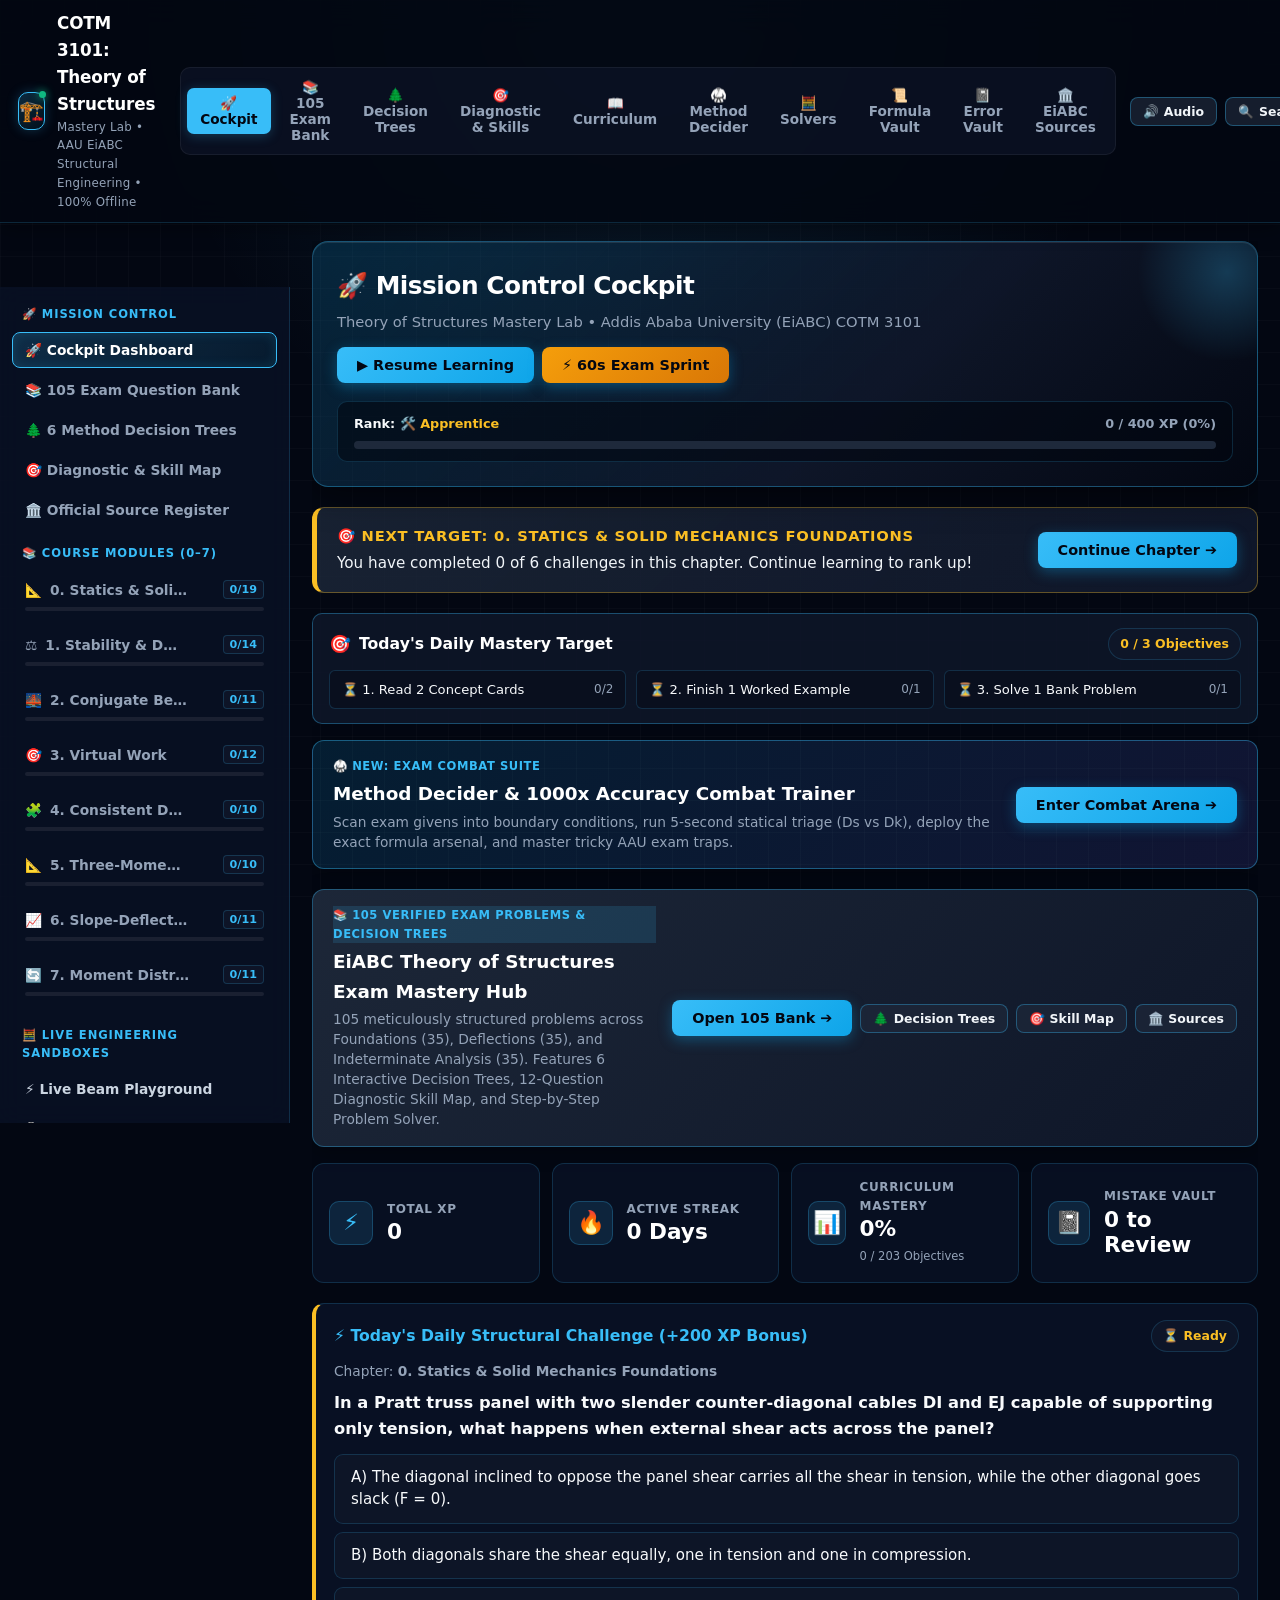
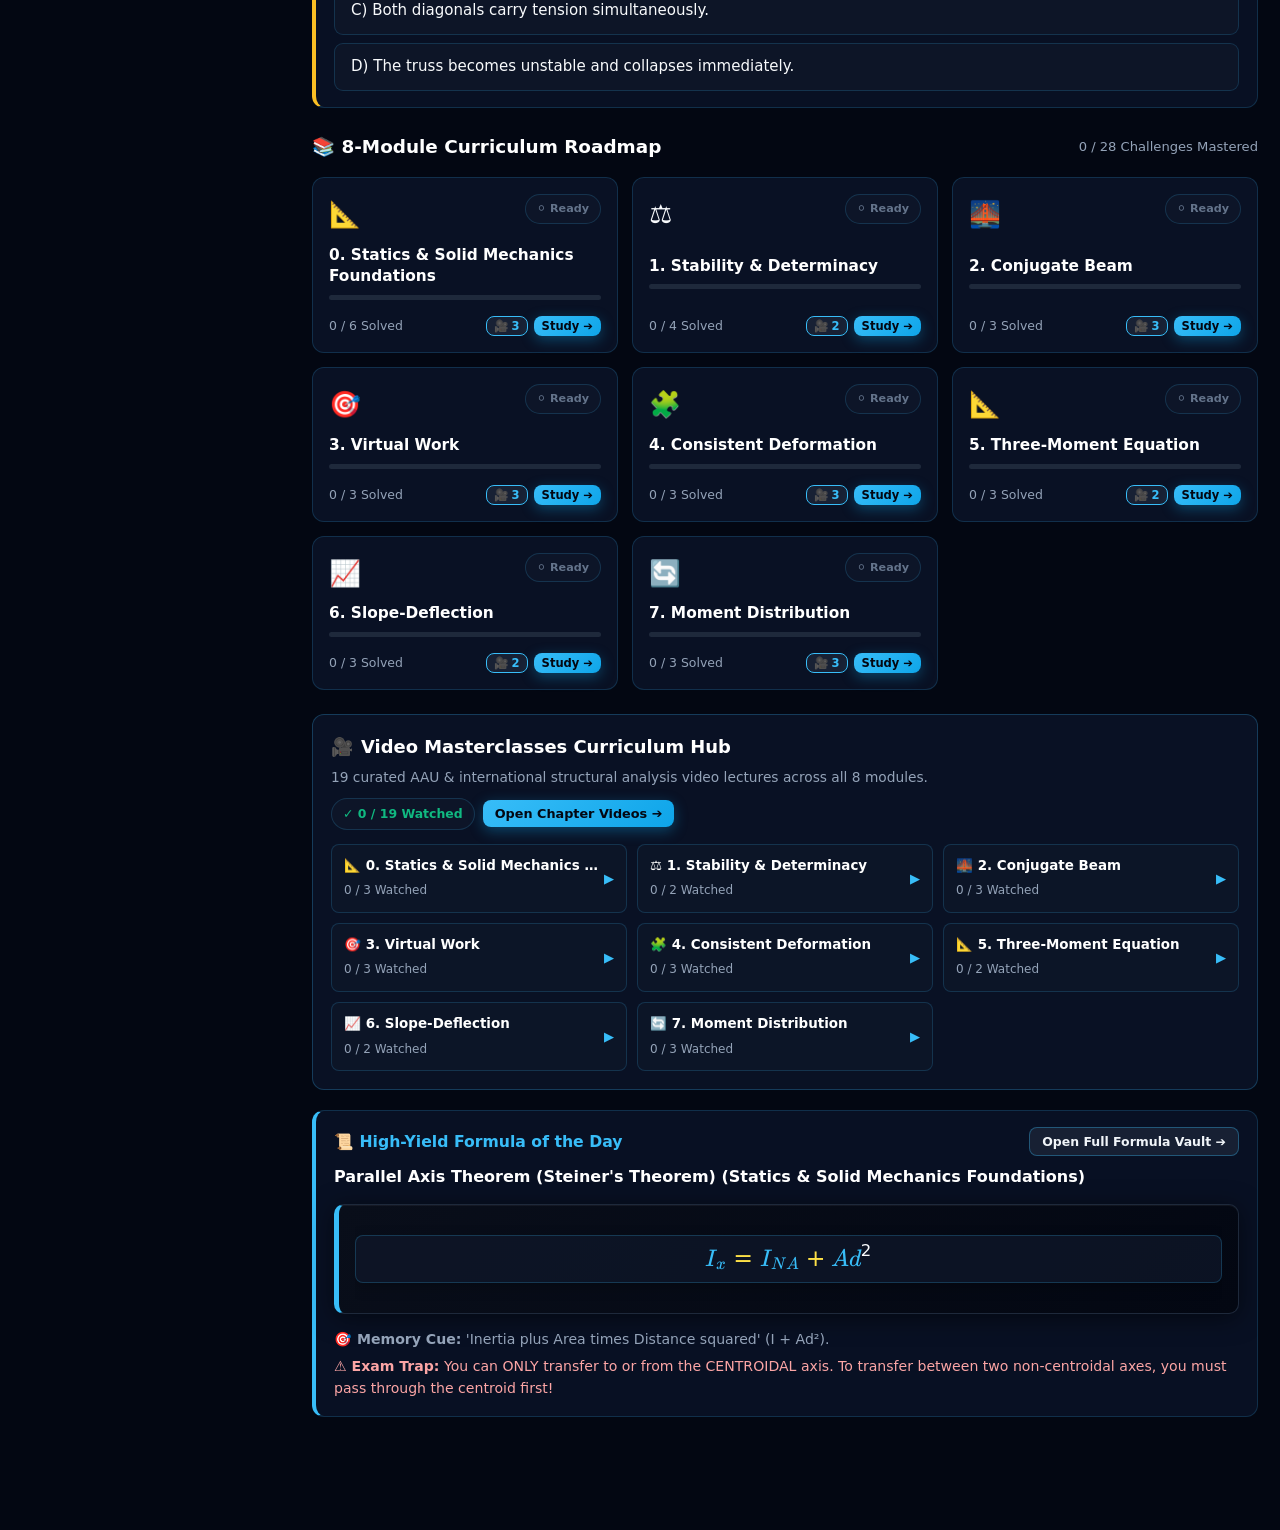
<file: index.html>
<!DOCTYPE html>
<html lang="en">
<head>
  <meta charset="UTF-8" />
  <meta name="viewport" content="width=device-width, initial-scale=1.0, viewport-fit=cover" />
  <title>COTM 3101: Theory of Structures — Complete Mastery Lab</title>
  <link rel="manifest" href="manifest.json" />
  <meta name="theme-color" content="#030712" />
  <meta name="apple-mobile-web-app-capable" content="yes" />
  <meta name="apple-mobile-web-app-status-bar-style" content="black-translucent" />
  <link rel="stylesheet" href="katex.min.css" />
  <link rel="stylesheet" href="styles.css?v=6.2.0" />
  <script src="katex.min.js"></script>
  <script src="auto-render.min.js"></script>
</head>
<body>
  <!-- TOP HUD BAR -->
  <header class="hud-header">
    <div class="brand" onclick="switchAppView('dashboard')">
      <div class="brand-icon-box">🏗️</div>
      <div class="brand-info">
        <h1>COTM 3101: Theory of Structures</h1>
        <p>Mastery Lab • AAU EiABC Structural Engineering • 100% Offline</p>
      </div>
    </div>
    
    <!-- Primary View Switcher (Desktop & Tablet) -->
    <nav class="top-nav-bar">
      <button class="top-nav-btn active" data-view="dashboard" onclick="switchAppView('dashboard')">🚀 Cockpit</button>
      <button class="top-nav-btn" data-view="bank" onclick="switchAppView('bank')">📚 105 Exam Bank</button>
      <button class="top-nav-btn" data-view="trees" onclick="switchAppView('trees')">🌲 Decision Trees</button>
      <button class="top-nav-btn" data-view="diagnostic" onclick="switchAppView('diagnostic')">🎯 Diagnostic & Skills</button>
      <button class="top-nav-btn" data-view="module" onclick="switchAppView('module')">📖 Curriculum</button>
      <button class="top-nav-btn" data-view="trainer" onclick="switchAppView('trainer')">🥋 Method Decider</button>
      <button class="top-nav-btn" data-view="solvers" onclick="switchAppView('solvers')">🧮 Solvers</button>
      <button class="top-nav-btn" data-view="atlas" onclick="switchAppView('atlas')">📜 Formula Vault</button>
      <button class="top-nav-btn" data-view="errors" onclick="switchAppView('errors')">📓 Error Vault</button>
      <button class="top-nav-btn" data-view="sources" onclick="switchAppView('sources')">🏛️ EiABC Sources</button>
    </nav>

    <div class="hud-stats">
      <button class="hud-btn" id="soundToggleBtn" onclick="SoundEngine.toggleMute()" title="Toggle Audio Sound FX">🔊 <span class="hide-mobile">Audio</span></button>
      <button class="hud-btn" onclick="toggleSpotlightSearch()" title="Global Quick Search (Ctrl+K)">🔍 <span class="hide-mobile">Search</span></button>
      <button class="hud-btn" onclick="toggleFocusSprint()" title="Pomodoro Focus Sprint Timer">⏱️ <span class="hide-mobile">Focus</span></button>
      <button class="hud-btn" onclick="toggleScratchpad()" title="Engineering Scratchpad & Calc">📝 <span class="hide-mobile">Notes</span></button>
      <div class="stat-pill pill-rank" id="rankBadge">🎖️ Apprentice</div>
      <div class="stat-pill pill-xp" id="xpBadge">⚡ 0 XP</div>
      <div class="stat-pill pill-streak" id="streakBadge">🔥 Streak: 0</div>
      <div class="stat-pill" id="masteryBadge">📊 0% Mastered</div>
      <a href="https://github.com/dagiyosi-pixel/theory-of-structures-mastery-lab" target="_blank" rel="noopener noreferrer" class="hud-btn" style="text-decoration:none;" title="View GitHub Repository">⭐ <span class="hide-mobile">GitHub</span></a>
      <button class="hud-btn" onclick="exportStandaloneHTML()" title="Download single standalone HTML file for phone or offline PC">📲 <span class="hide-mobile">Save App</span></button>
      <button class="hud-btn reset-btn" onclick="resetProgress()" title="Reset Saved Progress">↺ <span class="hide-mobile">Reset</span></button>
    </div>
  </header>

  <div class="workspace">
    <!-- LEFT SIDEBAR: 8 CHAPTER MODULES + LIVE STRUCTURAL SOLVERS -->
    <aside class="sidebar">
      <div class="sidebar-section-title">🚀 MISSION CONTROL</div>
      <div class="module-nav" style="margin-bottom:16px;">
        <button class="nav-item" id="sidebarCockpitBtn" onclick="switchAppView('dashboard')">
          <span>🚀 Cockpit Dashboard</span>
        </button>
        <button class="nav-item" onclick="switchAppView('bank')">
          <span>📚 105 Exam Question Bank</span>
        </button>
        <button class="nav-item" onclick="switchAppView('trees')">
          <span>🌲 6 Method Decision Trees</span>
        </button>
        <button class="nav-item" onclick="switchAppView('diagnostic')">
          <span>🎯 Diagnostic & Skill Map</span>
        </button>
        <button class="nav-item" onclick="switchAppView('sources')">
          <span>🏛️ Official Source Register</span>
        </button>
      </div>

      <div class="sidebar-section-title">📚 COURSE MODULES (0–7)</div>
      <nav id="moduleList" class="module-nav"></nav>

      <div class="sidebar-section-title" style="margin-top:20px;">🧮 LIVE ENGINEERING SANDBOXES</div>
      <div class="module-nav">
        <button class="nav-item tool-btn" onclick="openSandbox('beam')">
          <span>⚡ Live Beam Playground</span>
        </button>
        <button class="nav-item tool-btn" onclick="openSandbox('determinacy')">
          <span>🔍 Stability & Determinacy</span>
        </button>
        <button class="nav-item tool-btn" onclick="openSandbox('threemoment')">
          <span>📐 2-Span Clapeyron Solver</span>
        </button>
        <button class="nav-item tool-btn" onclick="openSandbox('hardycross')">
          <span>🔄 Hardy Cross Live Engine</span>
        </button>
        <button class="nav-item tool-btn" onclick="openSandbox('conjugate')">
          <span>🌉 Conjugate Beam Viewer</span>
        </button>
      </div>

      <div class="sidebar-section-title" style="margin-top:24px;">🎓 ACTIVE RECALL & DRILLS</div>
      <div class="module-nav">
        <button class="nav-item" id="sidebarTrainerBtn" onclick="switchAppView('trainer')">
          <span>🥋 Method Decider & Combat Trainer</span>
        </button>
        <button class="nav-item" onclick="openModuleVideos(currentModuleIdx)">
          <span>🎥 Video Masterclasses</span>
        </button>
        <button class="nav-item" onclick="switchAppView('atlas')">
          <span>🃏 Formula Flashcard Deck</span>
        </button>
        <button class="nav-item" onclick="switchAppView('exam')">
          <span>⏱️ Midterm Diagnostic Sim</span>
        </button>
        <button class="nav-item" onclick="switchAppView('errors')">
          <span>📓 Personal Error Vault</span>
        </button>
      </div>
    </aside>

    <!-- MAIN CONTENT AREA -->
    <main class="main-panel">
      <!-- MODULE SUB-MODE TABS -->
      <div class="mode-tabs" id="modeTabs">
        <button class="mode-tab active" data-tab="theory" onclick="switchModuleTab('theory')">
          📖 1. Deep Theory & Intuition
        </button>
        <button class="mode-tab" data-tab="guided" onclick="switchModuleTab('guided')">
          🔬 2. Guided Worked Examples
        </button>
        <button class="mode-tab" data-tab="shortcuts" onclick="switchModuleTab('shortcuts')">
          ⚡ 3. Ninja Tricks & Method Guide
        </button>
        <button class="mode-tab" data-tab="arena" onclick="switchModuleTab('arena')">
          ⚔️ 4. Challenge Gauntlet (+XP)
        </button>
        <button class="mode-tab" data-tab="cheatsheet" onclick="switchModuleTab('cheatsheet')">
          📜 5. Chapter Formula Vault
        </button>
        <button class="mode-tab" data-tab="videos" onclick="switchModuleTab('videos')">
          🎥 6. Video Masterclasses
        </button>
      </div>

      <!-- DYNAMIC VIEWPORT -->
      <div id="viewport" class="viewport"></div>
    </main>
  </div>

  <!-- MOBILE-FIRST BOTTOM NAVIGATION BAR -->
  <nav class="bottom-mobile-nav">
    <button class="mob-nav-btn active" data-view="dashboard" onclick="switchAppView('dashboard')">
      <span class="mob-icon">🚀</span>
      <span>Cockpit</span>
    </button>
    <button class="mob-nav-btn" data-view="bank" onclick="switchAppView('bank')">
      <span class="mob-icon">📚</span>
      <span>105 Bank</span>
    </button>
    <button class="mob-nav-btn" data-view="trees" onclick="switchAppView('trees')">
      <span class="mob-icon">🌲</span>
      <span>Trees</span>
    </button>
    <button class="mob-nav-btn" data-view="trainer" onclick="switchAppView('trainer')">
      <span class="mob-icon">🥋</span>
      <span>Decider</span>
    </button>
    <button class="mob-nav-btn" data-view="diagnostic" onclick="switchAppView('diagnostic')">
      <span class="mob-icon">🎯</span>
      <span>Skills</span>
    </button>
    <button class="mob-nav-btn" data-view="atlas" onclick="switchAppView('atlas')">
      <span class="mob-icon">📜</span>
      <span>Vault</span>
    </button>
  </nav>

  <!-- GLOBAL SPOTLIGHT SEARCH MODAL -->
  <div id="searchModal" class="modal-overlay" onclick="handleSearchOverlayClick(event)">
    <div class="search-modal-box">
      <div class="search-modal-header">
        <span style="color:var(--accent); font-size:1.15rem;">🔍</span>
        <input type="text" id="globalSearchInput" placeholder="Quick find formulas, chapters, methods, solvers... (Esc to close)" oninput="handleGlobalSearch(this.value)" onkeydown="handleSearchKeydown(event)" />
        <span style="font-size:0.75rem; color:var(--text-dim); background:#1e293b; padding:2px 6px; border-radius:4px;">ESC</span>
      </div>
      <div id="searchResultsList" class="search-results-list"></div>
    </div>
  </div>

  <!-- FLOATING ENGINEERING SCRATCHPAD DRAWER -->
  <div id="scratchpadDrawer" class="scratchpad-drawer">
    <div class="scratchpad-header">
      <strong style="color:#fff; font-size:0.85rem; display:flex; align-items:center; gap:6px;">
        <span>📝</span> Scratchpad & Quick Calc
      </strong>
      <div style="display:flex; gap:6px;">
        <button class="hud-btn" style="padding:2px 7px; font-size:0.72rem;" onclick="copyScratchpadText()" title="Copy Notes">📋</button>
        <button class="hud-btn" style="padding:2px 7px; font-size:0.72rem;" onclick="clearScratchpadText()" title="Clear Notes">↺</button>
        <button class="hud-btn" style="padding:2px 7px; font-size:0.72rem;" onclick="toggleScratchpad()" title="Close">✕</button>
      </div>
    </div>
    <div class="scratchpad-calc-bar">
      <span style="font-size:0.75rem; color:var(--text-muted); font-family:var(--font-mono);">Calc:</span>
      <input type="text" id="scratchCalcInput" placeholder="e.g. 40*2.5*3.5/6 + 10*6/2" oninput="evalScratchpadCalc(this.value)" />
      <span id="scratchCalcResult" class="scratchpad-calc-res">= 0.00</span>
    </div>
    <textarea id="scratchpadText" class="scratchpad-textarea" placeholder="Jot down equilibrium sums, cut section notes, or homework steps... (Autosaved)" oninput="saveScratchpad()"></textarea>
  </div>

  <!-- FLOATING FOCUS SPRINT WIDGET -->
  <div id="focusWidget" class="focus-sprint-widget">
    <span style="cursor:pointer; font-size:0.82rem; font-weight:600; color:var(--accent);" onclick="toggleFocusModeType()" id="focusModeBadge" title="Click to toggle Focus / Break">⚡ 25m Focus</span>
    <span id="focusTimeDisplay" class="focus-time-display">25:00</span>
    <button class="hud-btn" id="focusPlayBtn" style="padding:4px 8px; font-size:0.75rem;" onclick="toggleFocusTimer()">▶</button>
    <button class="hud-btn" style="padding:4px 8px; font-size:0.75rem;" onclick="resetFocusTimer()">↺</button>
    <button class="hud-btn" style="padding:4px 8px; font-size:0.75rem;" onclick="toggleFocusSprint()">✕</button>
  </div>

  <!-- RESPONSIVE VIDEO PLAYER MODAL -->
  <div id="videoModal" class="modal-overlay" onclick="handleVideoOverlayClick(event)">
    <div class="video-modal-box">
      <div class="video-modal-header">
        <div style="display:flex; align-items:center; gap:8px; min-width:0;">
          <span style="color:#ef4444; font-size:1.15rem; flex-shrink:0;">🎥</span>
          <strong id="videoModalTitle" style="color:#fff; font-size:0.92rem; white-space:nowrap; overflow:hidden; text-overflow:ellipsis;">Video Masterclass</strong>
        </div>
        <button class="hud-btn" onclick="closeVideoModal()" style="padding:4px 9px;" title="Close Player (Esc)">✕</button>
      </div>
      <div class="video-iframe-container">
        <iframe id="videoIframe" src="" frameborder="0" allow="accelerometer; autoplay; clipboard-write; encrypted-media; gyroscope; picture-in-picture; web-share" allowfullscreen></iframe>
      </div>
      <div id="videoEmbedFallbackNotice" style="padding:10px 14px; background:rgba(30, 41, 59, 0.7); border-top:1px solid var(--border); display:flex; justify-content:space-between; align-items:center; flex-wrap:wrap; gap:8px; font-size:0.82rem;">
        <span style="color:var(--text-muted);">Having trouble loading in your browser?</span>
        <a id="videoEmbedFallbackLink" href="#" target="_blank" rel="noopener noreferrer" style="color:var(--accent); font-weight:600; text-decoration:none;">▶ Watch Directly on YouTube App ↗</a>
      </div>
      <div class="video-modal-footer">
        <span style="font-size:0.78rem; color:var(--text-muted);">COTM 3101: Theory of Structures • Video Hub</span>
        <div style="display:flex; gap:8px; align-items:center; flex-wrap:wrap;">
          <a id="videoModalExtBtn" href="#" target="_blank" rel="noopener noreferrer" class="hud-btn" style="text-decoration:none;">↗ Open on YouTube</a>
          <button class="btn-primary" id="videoModalWatchBtn" onclick="toggleModalVideoWatched()" style="padding:6px 14px; font-size:0.8rem;">✓ Mark Watched (+50 XP)</button>
        </div>
      </div>
    </div>
  </div>

  <!-- Script Architecture -->
  <script src="math_engine.js"></script>
  <script src="visuals.js"></script>
  <script src="solvers.js"></script>
  <script src="data.js"></script>
  <script src="question_bank.js"></script>
  <script src="app.js?v=6.2.0"></script>
</body>
</html>
</file>
<file: styles.css>
/* =========================================================================
   COTM 3101: THEORY OF STRUCTURES MASTERY LAB
   Futuristic Cyber-Engineering Cockpit UI & Mobile-First Architecture
   ========================================================================= */

:root {
  --bg-space: #030712;
  --bg-panel: rgba(15, 23, 42, 0.85);
  --bg-panel-solid: #0b1329;
  --bg-card: rgba(17, 24, 39, 0.82);
  --bg-input: #090e1d;
  --border: rgba(56, 189, 248, 0.18);
  --border-light: rgba(56, 189, 248, 0.35);
  --border-focus: #38bdf8;
  --accent: #38bdf8;
  --accent-cyan: #06b6d4;
  --accent-glow: rgba(56, 189, 248, 0.25);
  --accent-dim: rgba(56, 189, 248, 0.12);
  --gold: #fbbf24;
  --gold-dim: rgba(251, 191, 36, 0.14);
  --success: #10b981;
  --success-dim: rgba(16, 185, 129, 0.14);
  --danger: #f43f5e;
  --danger-dim: rgba(244, 63, 94, 0.14);
  --text-main: #f8fafc;
  --text-muted: #94a3b8;
  --text-dim: #64748b;
  --font-sans: -apple-system, BlinkMacSystemFont, 'Segoe UI', Roboto, 'Inter', system-ui, sans-serif;
  --font-mono: 'JetBrains Mono', 'Fira Code', 'Cascadia Code', Consolas, monospace;
  --font-math: 'KaTeX_Math', 'Cambria Math', 'STIX Two Math', 'Times New Roman', serif;
  --nav-height: 64px;
  --bottom-nav-height: 62px;
}

* {
  box-sizing: border-box;
  margin: 0;
  padding: 0;
  font-family: var(--font-sans);
  -webkit-tap-highlight-color: transparent;
}

html, body {
  background-color: var(--bg-space);
  color: var(--text-main);
  line-height: 1.6;
  min-height: 100vh;
  overflow-x: hidden;
  background-image: 
    radial-gradient(circle at 50% 0%, rgba(56, 189, 248, 0.12), transparent 45%),
    linear-gradient(rgba(255, 255, 255, 0.02) 1px, transparent 1px),
    linear-gradient(90deg, rgba(255, 255, 255, 0.02) 1px, transparent 1px);
  background-size: 100% 100%, 32px 32px, 32px 32px;
  background-attachment: fixed;
}

/* Scrollbar Styling */
::-webkit-scrollbar {
  width: 6px;
  height: 6px;
}
::-webkit-scrollbar-track {
  background: #030712;
}
::-webkit-scrollbar-thumb {
  background: #1e293b;
  border-radius: 4px;
}
::-webkit-scrollbar-thumb:hover {
  background: var(--accent);
}

/* =========================================================================
   TOP HUD COCKPIT HEADER
   ========================================================================= */

.hud-header {
  position: sticky;
  top: 0;
  z-index: 100;
  backdrop-filter: blur(16px);
  -webkit-backdrop-filter: blur(16px);
  background: rgba(3, 7, 18, 0.88);
  border-bottom: 1px solid var(--border);
  padding: 10px 18px;
  display: flex;
  align-items: center;
  justify-content: space-between;
  gap: 14px;
  box-shadow: 0 4px 20px rgba(0, 0, 0, 0.4);
}

.brand {
  display: flex;
  align-items: center;
  gap: 12px;
  text-decoration: none;
  cursor: pointer;
}

.brand-icon-box {
  width: 38px;
  height: 38px;
  border-radius: 10px;
  background: linear-gradient(135deg, rgba(56, 189, 248, 0.2), rgba(6, 182, 212, 0.05));
  border: 1px solid var(--accent);
  display: flex;
  align-items: center;
  justify-content: center;
  font-size: 1.25rem;
  box-shadow: 0 0 12px var(--accent-glow);
  position: relative;
}

.brand-icon-box::after {
  content: '';
  position: absolute;
  top: -2px;
  right: -2px;
  width: 7px;
  height: 7px;
  border-radius: 50%;
  background: var(--success);
  box-shadow: 0 0 8px var(--success);
}

.brand-info h1 {
  font-size: 1.05rem;
  font-weight: 700;
  letter-spacing: -0.01em;
  color: #fff;
  display: flex;
  align-items: center;
  gap: 6px;
}

.brand-info p {
  font-size: 0.74rem;
  color: var(--text-muted);
  letter-spacing: 0.02em;
}

/* Primary Top Navigation (Desktop / Tablet) */
.top-nav-bar {
  display: flex;
  align-items: center;
  gap: 6px;
  background: rgba(15, 23, 42, 0.6);
  padding: 4px 6px;
  border-radius: 10px;
  border: 1px solid rgba(255, 255, 255, 0.06);
}

.top-nav-btn {
  background: transparent;
  color: var(--text-muted);
  border: none;
  padding: 7px 13px;
  border-radius: 7px;
  font-size: 0.85rem;
  font-weight: 600;
  cursor: pointer;
  transition: all 0.18s ease;
  display: flex;
  align-items: center;
  gap: 6px;
}

.top-nav-btn:hover {
  color: #fff;
  background: rgba(255, 255, 255, 0.05);
}

.top-nav-btn.active {
  color: #030712;
  background: var(--accent);
  box-shadow: 0 2px 12px var(--accent-glow);
}

/* HUD Metrics & Action Buttons */
.hud-stats {
  display: flex;
  align-items: center;
  gap: 8px;
}

.stat-pill {
  background: rgba(15, 23, 42, 0.8);
  border: 1px solid var(--border);
  padding: 5px 11px;
  border-radius: 999px;
  font-size: 0.78rem;
  font-weight: 600;
  color: var(--text-main);
  display: inline-flex;
  align-items: center;
  gap: 5px;
  white-space: nowrap;
}

.stat-pill.pill-rank {
  border-color: rgba(251, 191, 36, 0.4);
  color: var(--gold);
  background: rgba(251, 191, 36, 0.08);
}

.stat-pill.pill-xp {
  border-color: rgba(56, 189, 248, 0.4);
  color: var(--accent);
  background: rgba(56, 189, 248, 0.08);
}

.stat-pill.pill-streak {
  border-color: rgba(244, 63, 94, 0.4);
  color: #fda4af;
  background: rgba(244, 63, 94, 0.08);
}

.hud-btn {
  background: rgba(30, 41, 59, 0.7);
  border: 1px solid var(--border-light);
  color: #f1f5f9;
  padding: 6px 12px;
  border-radius: 8px;
  font-size: 0.78rem;
  font-weight: 600;
  cursor: pointer;
  transition: all 0.18s ease;
  white-space: nowrap;
  display: inline-flex;
  align-items: center;
  gap: 5px;
}

.hud-btn:hover {
  background: var(--accent);
  color: #030712;
  border-color: var(--accent);
  box-shadow: 0 2px 10px var(--accent-glow);
}

.reset-btn {
  color: #f87171;
  border-color: rgba(239, 68, 68, 0.3);
}

.reset-btn:hover {
  background: var(--danger);
  color: #fff;
  border-color: var(--danger);
}

/* =========================================================================
   MAIN WORKSPACE & SIDEBAR
   ========================================================================= */

.workspace {
  display: flex;
  width: 100%;
  max-width: 100%;
  min-width: 0;
  margin: 0 auto;
  min-height: calc(100vh - var(--nav-height));
  padding-bottom: calc(75px + env(safe-area-inset-bottom, 0px));
  box-sizing: border-box;
  overflow-x: hidden;
}

.sidebar {
  width: 290px;
  flex-shrink: 0;
  background: rgba(11, 19, 41, 0.7);
  backdrop-filter: blur(12px);
  border-right: 1px solid var(--border);
  padding: 18px 12px;
  overflow-y: auto;
  max-height: calc(100vh - var(--nav-height));
  position: sticky;
  top: var(--nav-height);
}

.sidebar-section-title {
  font-size: 0.72rem;
  font-weight: 700;
  letter-spacing: 0.08em;
  text-transform: uppercase;
  color: var(--accent);
  padding: 0 10px 8px;
  display: flex;
  align-items: center;
  gap: 6px;
}

.module-nav {
  display: flex;
  flex-direction: column;
  gap: 4px;
}

.nav-item {
  display: flex;
  align-items: center;
  justify-content: space-between;
  width: 100%;
  padding: 9px 12px;
  background: transparent;
  border: 1px solid transparent;
  border-radius: 8px;
  color: var(--text-muted);
  font-size: 0.86rem;
  font-weight: 550;
  text-align: left;
  cursor: pointer;
  transition: all 0.15s ease;
}

.nav-item:hover {
  background: rgba(30, 41, 59, 0.6);
  color: var(--text-main);
  border-color: rgba(255, 255, 255, 0.05);
}

.nav-item.active {
  background: linear-gradient(135deg, rgba(56, 189, 248, 0.18), rgba(6, 182, 212, 0.08));
  color: #fff;
  border-color: var(--accent);
  box-shadow: inset 0 0 12px rgba(56, 189, 248, 0.15);
}

.nav-item.tool-btn {
  color: #cbd5e1;
}

.nav-item.tool-btn:hover {
  color: var(--accent);
  border-color: var(--border-light);
}

.nav-item-badge {
  font-size: 0.7rem;
  padding: 2px 6px;
  border-radius: 4px;
  background: rgba(15, 23, 42, 0.8);
  color: var(--accent);
  border: 1px solid rgba(56, 189, 248, 0.2);
}

/* =========================================================================
   VIEWPORT & SUB-MODE TABS
   ========================================================================= */

.main-panel, .main-content {
  flex: 1 1 0%;
  min-width: 0;
  padding: 18px 22px;
  max-width: 1140px;
  margin: 0 auto;
  width: 100%;
  box-sizing: border-box;
  overflow-x: hidden;
}

.viewport {
  width: 100%;
  max-width: 100%;
  min-width: 0;
  box-sizing: border-box;
  overflow-x: hidden;
}

.mode-tabs, .mode-tabs-bar {
  display: flex;
  gap: 6px;
  overflow-x: auto;
  -webkit-overflow-scrolling: touch;
  padding-bottom: 10px;
  margin-bottom: 14px;
  border-bottom: 1px solid rgba(255, 255, 255, 0.08);
  width: 100%;
  max-width: 100%;
  box-sizing: border-box;
  flex-wrap: nowrap;
  scrollbar-width: thin;
}

.mode-tabs::-webkit-scrollbar, .mode-tabs-bar::-webkit-scrollbar {
  height: 4px;
}
.mode-tabs::-webkit-scrollbar-thumb, .mode-tabs-bar::-webkit-scrollbar-thumb {
  background: rgba(56, 189, 248, 0.3);
  border-radius: 4px;
}

.mode-tab {
  flex-shrink: 0;
  background: rgba(15, 23, 42, 0.6);
  color: var(--text-muted);
  border: 1px solid var(--border);
  padding: 8px 14px;
  border-radius: 8px;
  font-size: 0.85rem;
  font-weight: 600;
  cursor: pointer;
  white-space: nowrap;
  transition: all 0.15s ease;
  display: inline-flex;
  align-items: center;
  gap: 6px;
}

.mode-tab:hover {
  background: rgba(30, 41, 59, 0.8);
  color: var(--text-main);
  border-color: var(--accent);
}

.mode-tab.active {
  background: var(--accent);
  color: #030712;
  border-color: var(--accent);
  box-shadow: 0 2px 10px var(--accent-glow);
}

/* =========================================================================
   CARDS & CONTAINERS
   ========================================================================= */

.card {
  background: var(--bg-card);
  backdrop-filter: blur(14px);
  -webkit-backdrop-filter: blur(14px);
  border: 1px solid var(--border);
  border-radius: 14px;
  padding: 20px 24px;
  margin-bottom: 18px;
  box-shadow: 0 6px 24px rgba(0, 0, 0, 0.35), inset 0 1px 0 rgba(255, 255, 255, 0.05);
  position: relative;
  width: 100%;
  max-width: 100%;
  min-width: 0;
  box-sizing: border-box;
  word-break: break-word;
  overflow-wrap: break-word;
}

.card h2 {
  font-size: 1.35rem;
  font-weight: 700;
  color: #fff;
  letter-spacing: -0.01em;
  margin-bottom: 6px;
  display: flex;
  align-items: center;
  gap: 8px;
}

.card h3 {
  font-size: 1.1rem;
  font-weight: 650;
  color: #e2e8f0;
  margin: 18px 0 10px;
  display: flex;
  align-items: center;
  gap: 6px;
}

.concept-callout {
  background: linear-gradient(135deg, rgba(15, 23, 42, 0.95), rgba(11, 19, 41, 0.9));
  border-left: 4px solid var(--accent);
  padding: 14px 18px;
  border-radius: 8px;
  margin: 14px 0;
  font-size: 0.95rem;
  border-top: 1px solid rgba(255, 255, 255, 0.04);
  border-right: 1px solid rgba(255, 255, 255, 0.04);
  border-bottom: 1px solid rgba(255, 255, 255, 0.04);
  width: 100%;
  max-width: 100%;
  min-width: 0;
  box-sizing: border-box;
  word-break: break-word;
  overflow-wrap: break-word;
}

.step-box {
  background: rgba(11, 19, 41, 0.8);
  border: 1px solid var(--border);
  border-radius: 12px;
  padding: 16px 18px;
  margin-bottom: 14px;
  transition: border-color 0.15s ease;
  width: 100%;
  max-width: 100%;
  min-width: 0;
  box-sizing: border-box;
  word-break: break-word;
  overflow-wrap: break-word;
}

.step-box:hover {
  border-color: rgba(56, 189, 248, 0.4);
}

.step-header {
  display: flex;
  justify-content: space-between;
  align-items: center;
  flex-wrap: wrap;
  gap: 8px;
  font-weight: 650;
  font-size: 0.98rem;
  color: var(--accent);
  margin-bottom: 8px;
}

/* =========================================================================
   MISSION CONTROL / COCKPIT DASHBOARD
   ========================================================================= */

.cockpit-hero {
  background: linear-gradient(135deg, rgba(14, 165, 233, 0.18) 0%, rgba(15, 23, 42, 0.95) 60%, rgba(3, 7, 18, 0.98) 100%);
  border: 1px solid rgba(56, 189, 248, 0.35);
  border-radius: 16px;
  padding: 24px;
  margin-bottom: 20px;
  box-shadow: 0 8px 32px rgba(0, 0, 0, 0.5), inset 0 1px 0 rgba(255, 255, 255, 0.1);
  position: relative;
  overflow: hidden;
}

.cockpit-hero::before {
  content: '';
  position: absolute;
  top: -60px;
  right: -60px;
  width: 180px;
  height: 180px;
  background: radial-gradient(circle, rgba(56, 189, 248, 0.25) 0%, transparent 70%);
  pointer-events: none;
}

.hero-top-row {
  display: flex;
  justify-content: space-between;
  align-items: flex-start;
  flex-wrap: wrap;
  gap: 14px;
}

.hero-title-group h2 {
  font-size: 1.55rem;
  font-weight: 800;
  color: #fff;
  letter-spacing: -0.02em;
}

.hero-title-group p {
  color: var(--text-muted);
  font-size: 0.92rem;
  margin-top: 4px;
}

.rank-progress-container {
  margin-top: 18px;
  background: rgba(3, 7, 18, 0.6);
  border: 1px solid var(--border);
  padding: 12px 16px;
  border-radius: 10px;
}

.rank-progress-header {
  display: flex;
  justify-content: space-between;
  font-size: 0.8rem;
  font-weight: 600;
  margin-bottom: 6px;
}

.progress-bar-track {
  width: 100%;
  height: 8px;
  background: #1e293b;
  border-radius: 999px;
  overflow: hidden;
  position: relative;
}

.progress-bar-fill {
  height: 100%;
  background: linear-gradient(90deg, #38bdf8, #06b6d4, #10b981);
  border-radius: 999px;
  transition: width 0.4s ease;
}

/* Advisor Card */
.advisor-card {
  background: linear-gradient(135deg, rgba(30, 41, 59, 0.8), rgba(15, 23, 42, 0.95));
  border: 1px solid rgba(251, 191, 36, 0.35);
  border-left: 5px solid var(--gold);
  border-radius: 12px;
  padding: 16px 20px;
  margin-bottom: 20px;
  display: flex;
  align-items: center;
  justify-content: space-between;
  flex-wrap: wrap;
  gap: 14px;
}

.advisor-content {
  flex: 1;
  min-width: 260px;
}

.advisor-content h4 {
  color: var(--gold);
  font-size: 0.92rem;
  text-transform: uppercase;
  letter-spacing: 0.05em;
  margin-bottom: 4px;
  display: flex;
  align-items: center;
  gap: 6px;
}

.advisor-content p {
  font-size: 0.95rem;
  color: #f1f5f9;
}

/* 4-Metric Grid */
.cockpit-metrics-grid {
  display: grid;
  grid-template-columns: repeat(auto-fit, minmax(210px, 1fr));
  gap: 12px;
  margin-bottom: 20px;
}

.metric-card {
  background: rgba(11, 19, 41, 0.7);
  border: 1px solid var(--border);
  border-radius: 12px;
  padding: 14px 16px;
  display: flex;
  align-items: center;
  gap: 14px;
}

.metric-icon-box {
  width: 44px;
  height: 44px;
  border-radius: 10px;
  background: rgba(56, 189, 248, 0.12);
  border: 1px solid rgba(56, 189, 248, 0.25);
  display: flex;
  align-items: center;
  justify-content: center;
  font-size: 1.4rem;
}

.metric-info h5 {
  font-size: 0.75rem;
  color: var(--text-muted);
  text-transform: uppercase;
  letter-spacing: 0.05em;
}

.metric-info .metric-val {
  font-size: 1.35rem;
  font-weight: 800;
  color: #fff;
  line-height: 1.2;
}

/* 8-Module Curriculum Grid */
.curriculum-grid {
  display: grid;
  grid-template-columns: repeat(auto-fill, minmax(240px, 1fr));
  gap: 14px;
  margin: 16px 0 24px;
}

.mod-card {
  background: rgba(11, 19, 41, 0.85);
  border: 1px solid var(--border);
  border-radius: 12px;
  padding: 16px;
  cursor: pointer;
  transition: all 0.2s ease;
  display: flex;
  flex-direction: column;
  justify-content: space-between;
}

.mod-card:hover {
  border-color: var(--accent);
  transform: translateY(-2px);
  box-shadow: 0 6px 20px rgba(0, 0, 0, 0.4), 0 0 15px var(--accent-glow);
}

.mod-card-top {
  display: flex;
  justify-content: space-between;
  align-items: flex-start;
  margin-bottom: 10px;
}

.mod-card-icon {
  font-size: 1.6rem;
}

.mod-card-title {
  font-size: 0.96rem;
  font-weight: 700;
  color: #fff;
  line-height: 1.35;
  margin-bottom: 8px;
}

.mod-card-footer {
  margin-top: 12px;
  display: flex;
  justify-content: space-between;
  align-items: center;
  font-size: 0.78rem;
  color: var(--text-muted);
}

/* =========================================================================
   INTERACTIVE BEAM & STRUCTURAL SANDBOX CONTROLS
   ========================================================================= */

.sim-control-panel {
  background: rgba(9, 14, 29, 0.95);
  border: 1px solid var(--border);
  border-radius: 12px;
  padding: 16px;
  margin-bottom: 16px;
}

.sim-slider-row {
  display: grid;
  grid-template-columns: repeat(auto-fit, minmax(240px, 1fr));
  gap: 16px;
  margin-bottom: 14px;
}

.sim-slider-group label {
  display: flex;
  justify-content: space-between;
  font-size: 0.85rem;
  font-weight: 600;
  color: #cbd5e1;
  margin-bottom: 6px;
}

.sim-slider-group label span {
  color: var(--accent);
  font-family: var(--font-mono);
}

.sim-slider-group input[type="range"] {
  width: 100%;
  accent-color: var(--accent);
  cursor: pointer;
  height: 6px;
  background: #1e293b;
  border-radius: 4px;
}

.sim-toggle-row {
  display: flex;
  flex-wrap: wrap;
  gap: 16px;
  padding-top: 10px;
  border-top: 1px solid rgba(255, 255, 255, 0.06);
}

.sim-toggle-label {
  display: flex;
  align-items: center;
  gap: 8px;
  font-size: 0.85rem;
  color: #e2e8f0;
  cursor: pointer;
}

.sim-metrics-pills {
  display: grid;
  grid-template-columns: repeat(auto-fit, minmax(130px, 1fr));
  gap: 10px;
  margin-top: 14px;
}

.metric-pill-box {
  background: rgba(15, 23, 42, 0.9);
  border: 1px solid var(--border);
  border-radius: 8px;
  padding: 8px 12px;
  text-align: center;
}

.metric-pill-box small {
  display: block;
  font-size: 0.72rem;
  color: var(--text-muted);
  text-transform: uppercase;
  margin-bottom: 2px;
}

.metric-pill-box strong {
  font-size: 1.05rem;
  font-family: var(--font-mono);
  color: var(--accent);
}

/* =========================================================================
   COLLAPSIBLE SECTIONS
   ========================================================================= */

.collapsible-card {
  background: rgba(11, 19, 41, 0.75);
  border: 1px solid var(--border);
  border-radius: 10px;
  margin-bottom: 12px;
  overflow: hidden;
  transition: border-color 0.15s ease;
  width: 100%;
  max-width: 100%;
  min-width: 0;
  box-sizing: border-box;
}

.collapsible-card:hover {
  border-color: rgba(56, 189, 248, 0.35);
}

.collapsible-header {
  padding: 12px 16px;
  cursor: pointer;
  display: flex;
  justify-content: space-between;
  align-items: center;
  gap: 10px;
  font-size: 0.95rem;
  font-weight: 650;
  color: #fff;
  background: rgba(15, 23, 42, 0.6);
  user-select: none;
  width: 100%;
  max-width: 100%;
  box-sizing: border-box;
}

.collapsible-header > span:first-child {
  flex: 1 1 auto;
  min-width: 0;
  word-break: break-word;
  overflow-wrap: break-word;
}

.collapsible-header:hover {
  background: rgba(30, 41, 59, 0.6);
}

.collapsible-toggle-icon {
  font-size: 0.8rem;
  color: var(--accent);
  transition: transform 0.2s ease;
  flex-shrink: 0;
}

.collapsible-card.open .collapsible-toggle-icon {
  transform: rotate(180deg);
}

.collapsible-body {
  padding: 14px 16px;
  border-top: 1px solid rgba(255, 255, 255, 0.05);
  font-size: 0.92rem;
  color: #cbd5e1;
  width: 100%;
  max-width: 100%;
  min-width: 0;
  box-sizing: border-box;
  overflow-x: hidden;
  word-break: break-word;
  overflow-wrap: break-word;
}

/* =========================================================================
   FORMULA BANNER & KATEX DISPLAY CARDS
   ========================================================================= */

.formula-banner {
  background: linear-gradient(135deg, rgba(15, 23, 42, 0.98), rgba(2, 6, 23, 0.96));
  border: 1px solid rgba(56, 189, 248, 0.3);
  border-left: 5px solid var(--accent);
  color: #f8fafc;
  padding: 14px 20px;
  border-radius: 10px;
  font-size: 1.2rem;
  font-weight: 500;
  margin: 14px 0;
  overflow-x: auto;
  box-shadow: 0 4px 24px rgba(0, 0, 0, 0.5), inset 0 1px 0 rgba(255, 255, 255, 0.05);
  line-height: 1.8;
}

.math-display-card {
  display: flex;
  flex-direction: column;
  padding: 12px 16px;
  background: linear-gradient(135deg, #090e1a 0%, #030712 100%);
  border: 1px solid #1e293b;
  border-left: 5px solid var(--accent);
  border-radius: 10px;
  margin: 14px 0;
  width: 100%;
  max-width: 100%;
  min-width: 0;
  box-sizing: border-box;
  overflow: hidden;
}

.math-card-header {
  display: flex;
  justify-content: space-between;
  align-items: center;
  flex-wrap: wrap;
  gap: 6px;
  margin-bottom: 8px;
  border-bottom: 1px solid rgba(255, 255, 255, 0.06);
  padding-bottom: 6px;
}

.math-badge {
  font-size: 0.7rem;
  font-weight: 750;
  letter-spacing: 0.08em;
  text-transform: uppercase;
  color: var(--accent);
  background: rgba(56, 189, 248, 0.12);
  padding: 3px 8px;
  border-radius: 4px;
  border: 1px solid rgba(56, 189, 248, 0.25);
}

.copy-latex-btn {
  background: rgba(30, 41, 59, 0.85);
  border: 1px solid #334155;
  color: #94a3b8;
  font-size: 0.74rem;
  padding: 4px 10px;
  border-radius: 6px;
  cursor: pointer;
  transition: all 0.2s;
  font-weight: 600;
}

.copy-latex-btn:hover {
  background: var(--accent);
  color: #030712;
  border-color: var(--accent);
}

.copy-latex-btn.copied {
  background: var(--success);
  color: #030712;
  border-color: var(--success);
}

.math-card-body {
  width: 100%;
  max-width: 100%;
  overflow-x: auto;
  -webkit-overflow-scrolling: touch;
  padding: 6px 0;
  text-align: center;
  font-size: 1.25rem;
  scrollbar-width: thin;
}

/* KaTeX publication-grade custom theme override */
.katex {
  font-size: 1.1em !important;
  color: #f8fafc !important;
  text-rendering: optimizeLegibility;
  max-width: 100%;
  letter-spacing: normal;
}

.katex-html {
  max-width: 100%;
  overflow-x: auto;
  overflow-y: hidden;
  scrollbar-width: thin;
}
.katex-html::-webkit-scrollbar {
  height: 3px;
}
.katex-html::-webkit-scrollbar-thumb {
  background: rgba(56, 189, 248, 0.3);
  border-radius: 2px;
}

.katex-display {
  margin: 0.6em 0 !important;
  overflow-x: auto;
  overflow-y: hidden;
  padding: 8px 12px;
  max-width: 100%;
  -webkit-overflow-scrolling: touch;
  background: rgba(15, 23, 42, 0.75);
  border: 1px solid rgba(56, 189, 248, 0.22);
  border-radius: 8px;
  box-shadow: 0 4px 14px rgba(0, 0, 0, 0.25);
}

.katex-display > .katex {
  white-space: normal;
  text-align: center;
  font-size: 1.18em !important;
}

.katex .mord.mathnormal {
  color: #38bdf8 !important; /* Vibrant high-contrast sky blue for variables */
  font-weight: 500;
}

.katex .mop, .katex .minner {
  color: #f8fafc !important;
}

.katex .mbin, .katex .mrel {
  color: #fde047 !important; /* Soft gold for relations (=, +, -, ->) */
}

.katex .mfrac .frac-line {
  border-bottom-width: 2px !important;
  border-bottom-color: #38bdf8 !important;
}

/* Pure CSS Mathematical Fallback */
.fallback-math {
  font-family: var(--font-math);
  font-size: 1.15rem;
  color: #f1f5f9;
  display: inline-block;
}

.fallback-math.math-display {
  display: block;
  text-align: center;
  margin: 8px 0;
  font-size: 1.25rem;
}

.m-frac {
  display: inline-flex;
  flex-direction: column;
  vertical-align: middle;
  text-align: center;
  padding: 0 4px;
}

.m-num {
  border-bottom: 1.5px solid var(--accent);
  padding-bottom: 2px;
}

.m-den {
  padding-top: 2px;
}

.m-sub {
  font-size: 0.75em;
  vertical-align: sub;
  color: #94a3b8;
}

.m-sup {
  font-size: 0.75em;
  vertical-align: super;
  color: var(--gold);
}

.m-bar {
  text-decoration: overline;
}

/* =========================================================================
   ARENA GAUNTLET & QUIZ INTERACTIONS
   ========================================================================= */

.options-list {
  display: flex;
  flex-direction: column;
  gap: 8px;
  margin-top: 12px;
}

.option-btn {
  background: rgba(15, 23, 42, 0.75);
  color: var(--text-main);
  border: 1px solid var(--border);
  padding: 12px 16px;
  border-radius: 9px;
  text-align: left;
  cursor: pointer;
  font-size: 0.94rem;
  line-height: 1.45;
  transition: all 0.15s ease;
  position: relative;
}

.option-btn:hover {
  background: rgba(30, 41, 59, 0.9);
  border-color: var(--accent);
  transform: translateX(3px);
}

.option-btn.correct {
  background: rgba(16, 185, 129, 0.2) !important;
  border-color: var(--success) !important;
  color: #a7f3d0 !important;
  font-weight: 600;
}

.option-btn.wrong {
  background: rgba(244, 63, 94, 0.2) !important;
  border-color: var(--danger) !important;
  color: #fecdd3 !important;
}

.feedback-banner {
  display: none;
  margin-top: 12px;
  padding: 12px 16px;
  border-radius: 8px;
  font-size: 0.92rem;
  line-height: 1.5;
  animation: fadeIn 0.2s ease-in;
}

@keyframes fadeIn {
  from { opacity: 0; transform: translateY(-4px); }
  to { opacity: 1; transform: translateY(0); }
}

/* =========================================================================
   FLASHCARD ACTIVE RECALL
   ========================================================================= */

.flashcard-box {
  cursor: pointer;
  background: linear-gradient(135deg, rgba(15, 23, 42, 0.9), rgba(11, 19, 41, 0.95));
  border: 2px solid var(--accent);
  border-radius: 14px;
  padding: 28px 20px;
  min-height: 250px;
  display: flex;
  flex-direction: column;
  justify-content: center;
  align-items: center;
  transition: all 0.2s ease;
  box-shadow: 0 8px 30px rgba(0, 0, 0, 0.45);
}

.flashcard-box:hover {
  box-shadow: 0 10px 36px rgba(56, 189, 248, 0.25);
  transform: translateY(-2px);
}

/* =========================================================================
   TABLES & BLUEPRINTS
   ========================================================================= */

.eng-table-wrapper {
  overflow-x: auto;
  margin: 14px 0;
  border: 1px solid var(--border);
  border-radius: 8px;
}

.eng-table {
  width: 100%;
  border-collapse: collapse;
  font-size: 0.88rem;
  text-align: center;
}

.eng-table th {
  background: rgba(15, 23, 42, 0.9);
  color: var(--accent);
  padding: 10px 12px;
  border-bottom: 1px solid var(--border);
  font-weight: 700;
  font-size: 0.82rem;
}

.eng-table td {
  padding: 8px 12px;
  border-bottom: 1px solid rgba(255, 255, 255, 0.05);
}

.eng-table tr.sum-row td {
  font-weight: 700;
  background: rgba(56, 189, 248, 0.1);
  color: #38bdf8;
  border-top: 2px solid var(--accent);
}

.blueprint-diagram {
  background: #030611;
  border: 1px solid #1e293b;
  background-image: radial-gradient(#1e293b 1px, transparent 1px);
  background-size: 16px 16px;
  padding: 14px;
  border-radius: 8px;
  font-family: var(--font-mono);
  font-size: 0.86rem;
  color: #fde047;
  overflow-x: auto;
  white-space: pre;
  margin: 12px 0;
}

/* =========================================================================
   FORM CONTROLS & BUTTONS
   ========================================================================= */

.btn-primary, .primary-btn {
  background: linear-gradient(135deg, #38bdf8, #0ea5e9);
  color: #030712;
  border: none;
  padding: 10px 20px;
  border-radius: 8px;
  font-size: 0.9rem;
  font-weight: 750;
  cursor: pointer;
  transition: all 0.18s ease;
  display: inline-flex;
  align-items: center;
  justify-content: center;
  gap: 6px;
  box-shadow: 0 4px 14px rgba(14, 165, 233, 0.35);
  text-decoration: none;
}

.btn-primary:hover, .primary-btn:hover {
  background: linear-gradient(135deg, #7dd3fc, #38bdf8);
  box-shadow: 0 6px 20px rgba(14, 165, 233, 0.5);
  transform: translateY(-1px);
}

.btn-primary:active, .primary-btn:active {
  transform: translateY(1px);
}

.calc-grid {
  display: grid;
  grid-template-columns: repeat(auto-fit, minmax(200px, 1fr));
  gap: 12px;
  margin-bottom: 16px;
}

.input-group {
  display: flex;
  flex-direction: column;
  gap: 5px;
}

.input-group label {
  font-size: 0.8rem;
  font-weight: 600;
  color: var(--text-muted);
}

.input-group input, .input-group select {
  background: var(--bg-input);
  border: 1px solid var(--border);
  color: #fff;
  padding: 8px 12px;
  border-radius: 8px;
  font-size: 0.92rem;
  font-family: var(--font-mono);
  outline: none;
  transition: border-color 0.15s ease;
}

.input-group input:focus, .input-group select:focus {
  border-color: var(--accent);
  box-shadow: 0 0 8px var(--accent-glow);
}

/* Responsive Engineering SVGs & Visualizations */
.eng-svg {
  display: block;
  width: 100%;
  max-width: 100%;
  height: auto !important;
  border-radius: 8px;
  box-sizing: border-box;
}

.dual-diagram-grid {
  display: grid;
  grid-template-columns: 1fr 1fr;
  gap: 12px;
  width: 100%;
  max-width: 100%;
  margin: 12px 0;
  box-sizing: border-box;
}

.diagram-pane {
  background: rgba(11, 19, 41, 0.75);
  border: 1px solid var(--border);
  border-radius: 10px;
  padding: 10px;
  overflow: hidden;
  max-width: 100%;
  box-sizing: border-box;
}

.diagram-pane-title {
  font-size: 0.82rem;
  font-weight: 700;
  color: var(--accent);
  margin-bottom: 6px;
  font-family: var(--font-mono);
}

.hint-pill {
  background: rgba(250, 204, 21, 0.1);
  border: 1px dashed var(--gold);
  color: #fde047;
  padding: 10px 14px;
  border-radius: 6px;
  margin-bottom: 8px;
  font-size: 0.88rem;
  line-height: 1.5;
  word-break: break-word;
}

.hide-mobile {
  display: inline;
}

/* =========================================================================
   MOBILE-FIRST BOTTOM NAVIGATION BAR
   ========================================================================= */

.bottom-mobile-nav {
  display: none;
  position: fixed;
  bottom: 0;
  left: 0;
  right: 0;
  height: calc(var(--bottom-nav-height) + env(safe-area-inset-bottom, 0px));
  background: rgba(3, 7, 18, 0.96);
  backdrop-filter: blur(20px);
  -webkit-backdrop-filter: blur(20px);
  border-top: 1px solid var(--border);
  z-index: 1000;
  justify-content: space-around;
  align-items: center;
  padding: 0 6px env(safe-area-inset-bottom, 0px);
  box-shadow: 0 -4px 20px rgba(0, 0, 0, 0.5);
  box-sizing: border-box;
}

.mob-nav-btn {
  display: flex;
  flex-direction: column;
  align-items: center;
  justify-content: center;
  background: transparent;
  border: none;
  color: var(--text-dim);
  font-size: 0.68rem;
  font-weight: 600;
  padding: 6px 10px;
  border-radius: 8px;
  cursor: pointer;
  transition: all 0.15s ease;
  flex: 1;
  max-width: 80px;
}

.mob-icon {
  font-size: 1.25rem;
  margin-bottom: 2px;
}

.mob-nav-btn:hover, .mob-nav-btn.active {
  color: var(--accent);
}

.mob-nav-btn.active .mob-icon {
  transform: translateY(-2px);
  filter: drop-shadow(0 0 6px var(--accent));
}

/* =========================================================================
   RESPONSIVE BREAKPOINTS
   ========================================================================= */

@media (max-width: 960px) {
  .sidebar {
    display: none !important;
  }
  .top-nav-bar {
    display: none !important;
  }
  .bottom-mobile-nav {
    display: flex;
  }
  .workspace {
    padding-bottom: calc(72px + env(safe-area-inset-bottom, 0px));
  }
  .main-panel, .main-content {
    padding: 14px 12px;
    max-width: 100%;
  }
  .card {
    padding: 16px 14px;
    border-radius: 12px;
  }
  .cockpit-hero {
    padding: 18px 16px;
    border-radius: 14px;
  }
  .hero-title-group h2 {
    font-size: 1.3rem;
  }
  .curriculum-grid {
    grid-template-columns: repeat(auto-fill, minmax(200px, 1fr));
    gap: 12px;
  }
}

@media (max-width: 768px) {
  .hud-header {
    padding: 8px 10px;
    gap: 6px;
  }
  .brand {
    gap: 8px;
  }
  .brand-icon-box {
    width: 32px;
    height: 32px;
    font-size: 1.1rem;
    border-radius: 8px;
  }
  .brand-info h1 {
    font-size: 0.95rem;
    max-width: none;
    white-space: nowrap;
  }
  .brand-info p {
    display: none;
  }
  .hud-stats {
    gap: 4px;
  }
  .hud-btn {
    padding: 5px 8px;
    font-size: 0.74rem;
    border-radius: 6px;
  }
  .stat-pill {
    padding: 4px 7px;
    font-size: 0.72rem;
  }
  .pill-rank, .pill-streak {
    display: none !important;
  }
  .hide-mobile {
    display: none !important;
  }

  .main-panel, .main-content {
    padding: 10px 8px;
    max-width: 100vw;
  }
  .card {
    padding: 14px 10px;
    border-radius: 10px;
    margin-bottom: 12px;
  }
  .cockpit-hero {
    padding: 14px 12px;
    border-radius: 12px;
    margin-bottom: 12px;
  }
  .hero-title-group h2 {
    font-size: 1.2rem;
  }
  .hero-top-row {
    flex-direction: column;
    align-items: stretch;
    gap: 10px;
  }
  .hero-top-row > div:last-child {
    display: flex;
    flex-direction: column;
    width: 100%;
    gap: 6px;
  }
  .hero-top-row .btn-primary, .hero-top-row .primary-btn, .hero-top-row .hud-btn {
    width: 100%;
    justify-content: center;
    padding: 9px 12px;
  }

  .curriculum-grid {
    grid-template-columns: 1fr;
    gap: 10px;
  }
  .cockpit-metrics-grid {
    grid-template-columns: 1fr 1fr;
    gap: 8px;
  }
  .metric-card {
    padding: 10px 8px;
    gap: 8px;
  }
  .metric-icon-box {
    width: 36px;
    height: 36px;
    font-size: 1.15rem;
    border-radius: 8px;
  }
  .metric-info h5 {
    font-size: 0.68rem;
  }
  .metric-info h3 {
    font-size: 1.05rem;
  }

  .step-box {
    padding: 12px 10px;
    border-radius: 10px;
    margin-bottom: 10px;
  }
  .step-header {
    font-size: 0.92rem;
    gap: 6px;
  }

  .math-display-card {
    padding: 8px 10px;
    margin: 10px 0;
  }
  .math-card-header {
    flex-wrap: wrap;
    gap: 6px;
  }
  .math-card-body {
    font-size: 0.95rem;
    padding: 4px 0;
  }
  .katex {
    font-size: 1.05em !important;
  }

  .sim-control-panel {
    padding: 12px 10px;
  }
  .sim-slider-row {
    grid-template-columns: 1fr;
    gap: 10px;
  }
  .sim-metrics-pills {
    grid-template-columns: 1fr 1fr;
    gap: 8px;
  }
  .calc-grid {
    grid-template-columns: 1fr;
    gap: 10px;
  }
  .formula-calc-grid {
    grid-template-columns: 1fr 1fr;
    gap: 6px;
  }
  .formula-calc-input label {
    font-size: 0.68rem;
  }
  .formula-calc-input input {
    font-size: 0.8rem;
    padding: 5px 6px;
  }

  .modal-overlay {
    padding: 16px 8px;
    align-items: flex-start;
  }
  .search-modal-box {
    max-height: calc(100vh - 32px);
    border-radius: 10px;
  }
  .search-modal-header {
    padding: 10px 12px;
  }
  .search-modal-header input {
    font-size: 0.95rem;
  }
  .search-results-list {
    max-height: calc(100vh - 120px);
  }

  .scratchpad-drawer {
    left: 8px;
    right: 8px;
    width: auto;
    max-width: calc(100vw - 16px);
    bottom: calc(66px + env(safe-area-inset-bottom, 0px));
    height: 380px;
    max-height: calc(100vh - 120px);
    border-radius: 10px;
  }

  .focus-sprint-widget {
    left: 8px;
    right: auto;
    bottom: calc(66px + env(safe-area-inset-bottom, 0px));
    max-width: calc(100vw - 16px);
    padding: 6px 12px;
    gap: 6px;
    font-size: 0.8rem;
  }
  .focus-time-display {
    font-size: 0.95rem;
    min-width: 44px;
  }
}

@media (max-width: 480px) {
  .hud-header {
    padding: 6px 8px;
  }
  .brand-info h1 {
    max-width: none;
    font-size: 0.88rem;
    white-space: nowrap;
  }
  #masteryBadge {
    display: none !important;
  }
  .stat-pill.pill-xp {
    font-size: 0.7rem;
    padding: 3px 6px;
  }
  .cockpit-metrics-grid {
    grid-template-columns: 1fr 1fr;
    gap: 6px;
  }
  .metric-card {
    padding: 8px 6px;
  }
  .metric-icon-box {
    width: 32px;
    height: 32px;
    font-size: 1rem;
  }
  .metric-info h5 {
    font-size: 0.65rem;
  }
  .metric-info h3 {
    font-size: 0.95rem;
  }
  .options-list button {
    font-size: 0.85rem;
    padding: 10px 12px;
  }
}

/* Reduced motion accessibility */
@media (prefers-reduced-motion: reduce) {
  * {
    animation-duration: 0.01ms !important;
    animation-iteration-count: 1 !important;
    transition-duration: 0.01ms !important;
    scroll-behavior: auto !important;
  }
}

/* =========================================================================
   PRODUCTIVITY SUITE: SEARCH MODAL, SCRATCHPAD, FOCUS TIMER & PRINT
   ========================================================================= */

/* Spotlight Search Modal */
.modal-overlay {
  display: none;
  position: fixed;
  inset: 0;
  background: rgba(3, 7, 18, 0.85);
  backdrop-filter: blur(12px);
  -webkit-backdrop-filter: blur(12px);
  z-index: 2000;
  align-items: flex-start;
  justify-content: center;
  padding: 60px 16px 20px;
  animation: modalFadeIn 0.15s ease-out;
}

@keyframes modalFadeIn {
  from { opacity: 0; transform: scale(0.98); }
  to { opacity: 1; transform: scale(1); }
}

.search-modal-box {
  background: #090e1d;
  border: 1px solid var(--border-light);
  border-radius: 14px;
  width: 100%;
  max-width: 640px;
  box-shadow: 0 12px 40px rgba(0, 0, 0, 0.6), 0 0 25px rgba(56, 189, 248, 0.2);
  overflow: hidden;
  display: flex;
  flex-direction: column;
}

.search-modal-header {
  display: flex;
  align-items: center;
  gap: 12px;
  padding: 14px 18px;
  border-bottom: 1px solid var(--border);
  background: rgba(15, 23, 42, 0.8);
}

.search-modal-header input {
  flex: 1;
  background: transparent;
  border: none;
  color: #fff;
  font-size: 1.05rem;
  outline: none;
  font-weight: 500;
}

.search-results-list {
  max-height: 400px;
  overflow-y: auto;
  padding: 10px;
  display: flex;
  flex-direction: column;
  gap: 6px;
}

.search-result-item {
  display: flex;
  align-items: center;
  justify-content: space-between;
  padding: 10px 14px;
  border-radius: 8px;
  background: rgba(15, 23, 42, 0.5);
  border: 1px solid transparent;
  color: #e2e8f0;
  text-decoration: none;
  cursor: pointer;
  transition: all 0.15s ease;
}

.search-result-item:hover, .search-result-item.selected {
  background: rgba(56, 189, 248, 0.15);
  border-color: var(--accent);
  color: #fff;
  transform: translateX(3px);
}

.search-result-tag {
  font-size: 0.72rem;
  padding: 2px 8px;
  border-radius: 4px;
  background: rgba(15, 23, 42, 0.9);
  color: var(--accent);
  border: 1px solid var(--border);
}

/* Floating Engineering Scratchpad Drawer */
.scratchpad-drawer {
  position: fixed;
  bottom: 74px;
  right: 18px;
  width: 360px;
  height: 480px;
  max-width: calc(100vw - 36px);
  max-height: calc(100vh - 120px);
  background: #090e1d;
  border: 1px solid var(--border-light);
  border-radius: 14px;
  box-shadow: 0 10px 30px rgba(0, 0, 0, 0.6), 0 0 20px rgba(56, 189, 248, 0.15);
  z-index: 1500;
  display: none;
  flex-direction: column;
  overflow: hidden;
  animation: slideDrawer 0.2s cubic-bezier(0.16, 1, 0.3, 1);
}

@keyframes slideDrawer {
  from { opacity: 0; transform: translateY(20px) scale(0.97); }
  to { opacity: 1; transform: translateY(0) scale(1); }
}

.scratchpad-header {
  padding: 12px 14px;
  background: rgba(15, 23, 42, 0.9);
  border-bottom: 1px solid var(--border);
  display: flex;
  justify-content: space-between;
  align-items: center;
}

.scratchpad-calc-bar {
  display: flex;
  align-items: center;
  padding: 8px 12px;
  background: rgba(3, 7, 18, 0.7);
  border-bottom: 1px solid var(--border);
  gap: 8px;
}

.scratchpad-calc-bar input {
  flex: 1;
  background: transparent;
  border: none;
  color: #38bdf8;
  font-family: var(--font-mono);
  font-size: 0.88rem;
  outline: none;
}

.scratchpad-calc-res {
  font-family: var(--font-mono);
  font-size: 0.88rem;
  font-weight: 700;
  color: var(--success);
}

.scratchpad-textarea {
  flex: 1;
  background: transparent;
  border: none;
  padding: 12px 14px;
  color: #f1f5f9;
  font-family: var(--font-mono);
  font-size: 0.85rem;
  line-height: 1.5;
  resize: none;
  outline: none;
}

/* Floating Focus Timer Sprint Widget */
.focus-sprint-widget {
  position: fixed;
  bottom: 74px;
  left: 18px;
  background: rgba(9, 14, 29, 0.95);
  backdrop-filter: blur(12px);
  border: 1px solid var(--accent);
  border-radius: 999px;
  padding: 8px 16px;
  display: none;
  align-items: center;
  gap: 10px;
  box-shadow: 0 6px 20px rgba(0, 0, 0, 0.5), 0 0 15px var(--accent-glow);
  z-index: 1500;
  animation: slideDrawer 0.2s ease-out;
}

.focus-time-display {
  font-family: var(--font-mono);
  font-size: 1.05rem;
  font-weight: 700;
  color: #fff;
  min-width: 52px;
}

/* Formula Interactive Quick Calculator */
.formula-calc-panel {
  background: rgba(3, 7, 18, 0.75);
  border: 1px solid rgba(56, 189, 248, 0.25);
  border-radius: 8px;
  padding: 12px 14px;
  margin-top: 10px;
  display: none;
}

.formula-calc-grid {
  display: grid;
  grid-template-columns: repeat(auto-fit, minmax(130px, 1fr));
  gap: 8px;
  margin-bottom: 8px;
}

.formula-calc-input {
  display: flex;
  flex-direction: column;
  gap: 3px;
}

.formula-calc-input label {
  font-size: 0.72rem;
  color: var(--text-muted);
  font-family: var(--font-mono);
}

.formula-calc-input input {
  background: var(--bg-input);
  border: 1px solid var(--border);
  border-radius: 6px;
  padding: 6px 8px;
  color: #fff;
  font-size: 0.85rem;
  font-family: var(--font-mono);
  outline: none;
}

/* =========================================================================
   VIDEO MASTERCLASSES HUB & MODAL PLAYER
   ========================================================================= */

.video-masterclass-grid {
  display: grid;
  grid-template-columns: repeat(auto-fit, minmax(290px, 1fr));
  gap: 16px;
  margin: 18px 0;
  width: 100%;
  box-sizing: border-box;
}

.video-card {
  background: rgba(11, 19, 41, 0.85);
  border: 1px solid var(--border);
  border-radius: 12px;
  overflow: hidden;
  display: flex;
  flex-direction: column;
  justify-content: space-between;
  transition: all 0.2s ease;
  box-sizing: border-box;
}

.video-card:hover {
  border-color: var(--accent);
  transform: translateY(-2px);
  box-shadow: 0 8px 24px rgba(0, 0, 0, 0.5), 0 0 16px var(--accent-glow);
}

.video-thumb-container {
  position: relative;
  width: 100%;
  aspect-ratio: 16 / 9;
  background: #030712;
  overflow: hidden;
  cursor: pointer;
}

.video-thumb-img {
  width: 100%;
  height: 100%;
  object-fit: cover;
  transition: transform 0.25s ease;
  display: block;
}

.video-card:hover .video-thumb-img {
  transform: scale(1.04);
}

.video-play-overlay {
  position: absolute;
  inset: 0;
  display: flex;
  align-items: center;
  justify-content: center;
  background: rgba(3, 7, 18, 0.45);
  transition: background 0.2s ease;
}

.video-card:hover .video-play-overlay {
  background: rgba(3, 7, 18, 0.2);
}

.play-badge-btn {
  width: 50px;
  height: 50px;
  border-radius: 50%;
  background: rgba(239, 68, 68, 0.9);
  border: 2px solid #fff;
  color: #fff;
  display: flex;
  align-items: center;
  justify-content: center;
  font-size: 1.35rem;
  padding-left: 3px;
  box-shadow: 0 4px 16px rgba(239, 68, 68, 0.5);
  transition: transform 0.2s ease, background 0.2s;
}

.video-card:hover .play-badge-btn {
  transform: scale(1.1);
  background: #ef4444;
}

.video-hd-badge {
  position: absolute;
  bottom: 8px;
  right: 8px;
  background: rgba(0, 0, 0, 0.85);
  color: #fff;
  font-size: 0.7rem;
  font-family: var(--font-mono);
  padding: 2px 6px;
  border-radius: 4px;
  letter-spacing: 0.04em;
  border: 1px solid rgba(255, 255, 255, 0.2);
}

.video-watched-badge {
  position: absolute;
  top: 8px;
  left: 8px;
  background: rgba(16, 185, 129, 0.95);
  color: #fff;
  font-size: 0.72rem;
  font-weight: 700;
  padding: 3px 8px;
  border-radius: 6px;
  box-shadow: 0 2px 8px rgba(16, 185, 129, 0.5);
  display: flex;
  align-items: center;
  gap: 4px;
}

.video-card-content {
  padding: 14px 16px;
  flex: 1;
  display: flex;
  flex-direction: column;
  justify-content: space-between;
}

.video-card-title {
  font-size: 0.96rem;
  font-weight: 700;
  color: #fff;
  line-height: 1.4;
  margin-bottom: 8px;
}

.video-card-actions {
  display: flex;
  align-items: center;
  justify-content: space-between;
  gap: 8px;
  margin-top: 14px;
  flex-wrap: wrap;
}

/* Video Player Modal */
.video-modal-box {
  background: #090e1d;
  border: 1px solid var(--border-light);
  border-radius: 14px;
  width: 100%;
  max-width: 840px;
  box-shadow: 0 16px 50px rgba(0, 0, 0, 0.8), 0 0 30px rgba(56, 189, 248, 0.2);
  overflow: hidden;
  display: flex;
  flex-direction: column;
  animation: modalFadeIn 0.15s ease-out;
  box-sizing: border-box;
}

.video-modal-header {
  display: flex;
  align-items: center;
  justify-content: space-between;
  padding: 12px 18px;
  background: rgba(15, 23, 42, 0.92);
  border-bottom: 1px solid var(--border);
  gap: 12px;
}

.video-iframe-container {
  position: relative;
  width: 100%;
  aspect-ratio: 16 / 9;
  background: #000;
}

.video-iframe-container iframe {
  position: absolute;
  top: 0;
  left: 0;
  width: 100%;
  height: 100%;
}

.video-modal-footer {
  display: flex;
  align-items: center;
  justify-content: space-between;
  padding: 12px 18px;
  background: rgba(15, 23, 42, 0.92);
  border-top: 1px solid var(--border);
  flex-wrap: wrap;
  gap: 8px;
}

@media (max-width: 640px) {
  .video-masterclass-grid {
    grid-template-columns: 1fr;
    gap: 12px;
  }
  .video-modal-header {
    padding: 10px 12px;
  }
  .video-modal-footer {
    padding: 10px 12px;
  }
  .video-card-title {
    font-size: 0.9rem;
  }
}

/* Dashboard Video Masterclasses Hub & Context Links */
.dashboard-video-hub {
  background: rgba(11, 19, 41, 0.85);
  border: 1px solid rgba(56, 189, 248, 0.25);
  border-radius: 12px;
  padding: 18px;
  margin: 24px 0 20px;
}

.dashboard-video-chip {
  background: rgba(15, 23, 42, 0.7);
  border: 1px solid var(--border);
  border-radius: 8px;
  padding: 10px 12px;
  display: flex;
  justify-content: space-between;
  align-items: center;
  cursor: pointer;
  transition: all 0.2s ease;
}

.dashboard-video-chip:hover {
  border-color: var(--accent);
  background: rgba(56, 189, 248, 0.08);
  transform: translateY(-1px);
}

.solver-context-links {
  display: flex;
  justify-content: space-between;
  align-items: center;
  flex-wrap: wrap;
  gap: 10px;
  margin-top: 20px;
  padding: 12px 16px;
  background: rgba(15, 23, 42, 0.7);
  border: 1px solid var(--border);
  border-radius: 8px;
}

/* Master Problem-Solving Protocol */
.master-protocol-card {
  background: rgba(15, 23, 42, 0.9);
  border: 1px solid rgba(56, 189, 248, 0.3);
  border-radius: 12px;
  padding: 18px 20px;
  margin: 18px 0;
  box-shadow: 0 4px 20px rgba(0, 0, 0, 0.35);
}

.protocol-header {
  display: flex;
  justify-content: space-between;
  align-items: center;
  flex-wrap: wrap;
  gap: 10px;
  margin-bottom: 14px;
}

.protocol-step-box {
  background: rgba(11, 19, 41, 0.7);
  border-left: 3px solid var(--accent);
  border-radius: 6px;
  padding: 12px 14px;
  margin-bottom: 10px;
}

.protocol-step-box h4 {
  margin: 0 0 6px;
  font-size: 0.95rem;
  color: #fff;
  display: flex;
  align-items: center;
  gap: 6px;
}

.protocol-step-box p {
  margin: 0;
  font-size: 0.88rem;
  color: var(--text-muted);
  line-height: 1.5;
}

.protocol-check-label {
  display: flex;
  align-items: flex-start;
  gap: 10px;
  cursor: pointer;
  font-size: 0.88rem;
  margin-top: 8px;
  color: var(--text-main);
}

/* Print-Friendly Stylesheet */
@media print {
  body {
    background: #fff !important;
    color: #000 !important;
  }
  .hud-header, .sidebar, .bottom-mobile-nav, .mode-tabs-bar, .hud-btn, .btn-primary, .focus-sprint-widget, .scratchpad-drawer, .modal-overlay {
    display: none !important;
  }
  .main-content, .card {
    box-shadow: none !important;
    border: none !important;
    background: #fff !important;
    color: #000 !important;
    padding: 0 !important;
    margin: 0 !important;
  }
  .formula-banner, .concept-callout, .step-box {
    background: #f8fafc !important;
    border: 1px solid #ccc !important;
    color: #000 !important;
    box-shadow: none !important;
  }
  .katex {
    color: #000 !important;
  }
}


/* =========================================================================
   🥋 METHOD DECIDER & TACTICAL COMBAT TRAINER STYLES
   ========================================================================= */

.trainer-main-card {
  background: rgba(11, 19, 41, 0.95);
  border: 1px solid rgba(56, 189, 248, 0.25);
  box-shadow: 0 8px 32px rgba(0, 0, 0, 0.45);
}

.trainer-header {
  display: flex;
  justify-content: space-between;
  align-items: flex-start;
  flex-wrap: wrap;
  gap: 14px;
  padding-bottom: 16px;
  border-bottom: 1px solid var(--border);
  margin-bottom: 16px;
}

.trainer-header-stats {
  display: flex;
  gap: 8px;
  flex-wrap: wrap;
}

/* Trainer Sub-Tabs Navigation */
.trainer-tabs-bar {
  display: flex;
  gap: 8px;
  overflow-x: auto;
  padding-bottom: 8px;
  margin-bottom: 18px;
  border-bottom: 1px solid rgba(255, 255, 255, 0.08);
  -webkit-overflow-scrolling: touch;
}

.trainer-tab-btn {
  background: rgba(15, 23, 42, 0.8);
  border: 1px solid var(--border);
  color: var(--text-muted);
  padding: 8px 14px;
  border-radius: 8px;
  font-size: 0.88rem;
  font-weight: 600;
  cursor: pointer;
  white-space: nowrap;
  transition: all 0.2s ease;
  display: flex;
  align-items: center;
  gap: 6px;
}

.trainer-tab-btn:hover {
  color: #fff;
  border-color: rgba(56, 189, 248, 0.4);
  background: rgba(30, 41, 59, 0.9);
}

.trainer-tab-btn.active {
  background: rgba(56, 189, 248, 0.15);
  color: var(--accent);
  border-color: var(--accent);
  box-shadow: 0 0 12px rgba(56, 189, 248, 0.25);
}

/* Cockpit CTA Banner */
.trainer-cta-banner {
  background: linear-gradient(135deg, rgba(14, 165, 233, 0.15), rgba(99, 102, 241, 0.15));
  border: 1px solid rgba(56, 189, 248, 0.4);
  border-radius: 12px;
  padding: 16px 20px;
  margin-bottom: 20px;
  display: flex;
  justify-content: space-between;
  align-items: center;
  flex-wrap: wrap;
  gap: 16px;
  cursor: pointer;
  transition: all 0.25s ease;
  box-shadow: 0 4px 20px rgba(0, 0, 0, 0.3);
}

.trainer-cta-banner:hover {
  transform: translateY(-2px);
  border-color: var(--accent);
  box-shadow: 0 6px 24px rgba(56, 189, 248, 0.25);
}

.trainer-cta-content {
  flex: 1;
  min-width: 260px;
}

.trainer-cta-badge {
  font-size: 0.72rem;
  font-weight: 700;
  text-transform: uppercase;
  color: var(--accent);
  letter-spacing: 0.05em;
  margin-bottom: 4px;
}

.trainer-cta-content h3 {
  margin: 0 0 4px;
  font-size: 1.15rem;
  color: #fff;
}

.trainer-cta-content p {
  margin: 0;
  font-size: 0.86rem;
  color: var(--text-muted);
  line-height: 1.45;
}

/* Statical Triage Grid */
.triage-grid {
  display: grid;
  grid-template-columns: 1fr 1.25fr;
  gap: 20px;
}

@media (max-width: 860px) {
  .triage-grid {
    grid-template-columns: 1fr;
  }
}

.triage-control-card {
  background: rgba(15, 23, 42, 0.7);
  border: 1px solid var(--border);
  border-radius: 10px;
  padding: 16px;
}

.control-label {
  display: block;
  font-size: 0.82rem;
  font-weight: 600;
  color: var(--text-muted);
  text-transform: uppercase;
  letter-spacing: 0.04em;
  margin-bottom: 6px;
}

.triage-select {
  width: 100%;
  background: rgba(3, 7, 18, 0.8);
  border: 1px solid var(--border);
  color: #fff;
  padding: 10px 12px;
  border-radius: 8px;
  font-size: 0.9rem;
  outline: none;
  transition: border-color 0.2s ease;
}

.triage-select:focus {
  border-color: var(--accent);
}

.triage-chip-group {
  display: flex;
  flex-wrap: wrap;
  gap: 8px;
}

.triage-chip {
  background: rgba(15, 23, 42, 0.9);
  border: 1px solid var(--border);
  color: var(--text-muted);
  padding: 6px 12px;
  border-radius: 6px;
  font-size: 0.82rem;
  cursor: pointer;
  transition: all 0.2s ease;
  display: inline-flex;
  align-items: center;
  gap: 4px;
}

.triage-chip:hover {
  border-color: rgba(56, 189, 248, 0.4);
  color: #fff;
}

.triage-chip.active {
  background: rgba(56, 189, 248, 0.15);
  border-color: var(--accent);
  color: var(--accent);
  font-weight: 600;
}

.triage-chip.modifier-active {
  background: rgba(16, 185, 129, 0.15);
  border-color: var(--success);
  color: #a7f3d0;
}

.triage-result-card {
  background: rgba(15, 23, 42, 0.85);
  border: 1px solid rgba(56, 189, 248, 0.3);
  border-radius: 10px;
  padding: 18px;
  box-shadow: 0 4px 20px rgba(0, 0, 0, 0.3);
}

.triage-stat-row {
  display: grid;
  grid-template-columns: 1fr 1fr;
  gap: 12px;
  margin-bottom: 12px;
}

.triage-stat-box {
  background: rgba(3, 7, 18, 0.6);
  border: 1px solid var(--border);
  border-radius: 8px;
  padding: 10px 12px;
}

.triage-stat-label {
  display: block;
  font-size: 0.72rem;
  color: var(--text-dim);
  text-transform: uppercase;
  letter-spacing: 0.04em;
  margin-bottom: 2px;
}

.triage-stat-value {
  font-size: 0.95rem;
  font-weight: 700;
  color: #fff;
}

/* Givens Scanner & Decoder Grid */
.givens-filter-bar {
  display: flex;
  gap: 8px;
  overflow-x: auto;
  padding-bottom: 8px;
  margin-bottom: 16px;
  -webkit-overflow-scrolling: touch;
}

.givens-grid {
  display: grid;
  grid-template-columns: repeat(auto-fill, minmax(320px, 1fr));
  gap: 16px;
}

.givens-card {
  background: rgba(15, 23, 42, 0.8);
  border: 1px solid var(--border);
  border-radius: 10px;
  padding: 16px;
  transition: all 0.2s ease;
  display: flex;
  flex-direction: column;
}

.givens-card:hover {
  border-color: rgba(56, 189, 248, 0.35);
  box-shadow: 0 4px 16px rgba(0, 0, 0, 0.3);
}

.exam-phrase-quote {
  background: rgba(3, 7, 18, 0.6);
  border-left: 3px solid var(--gold);
  border-radius: 4px;
  padding: 8px 10px;
  font-size: 0.84rem;
  color: var(--text-main);
  font-style: italic;
  margin-bottom: 8px;
}

/* Scenario Combat Arena */
.scenario-nav-bar {
  display: flex;
  gap: 8px;
  overflow-x: auto;
  padding-bottom: 8px;
  margin-bottom: 16px;
  -webkit-overflow-scrolling: touch;
}

.scenario-nav-btn {
  background: rgba(15, 23, 42, 0.8);
  border: 1px solid var(--border);
  border-radius: 8px;
  padding: 8px 12px;
  color: var(--text-muted);
  font-size: 0.84rem;
  font-weight: 600;
  cursor: pointer;
  white-space: nowrap;
  display: flex;
  align-items: center;
  gap: 8px;
  transition: all 0.2s ease;
}

.scenario-nav-btn:hover {
  border-color: rgba(56, 189, 248, 0.4);
  color: #fff;
}

.scenario-nav-btn.active {
  background: rgba(56, 189, 248, 0.15);
  border-color: var(--accent);
  color: var(--accent);
}

.scenario-status-badge {
  font-size: 0.72rem;
  padding: 2px 6px;
  border-radius: 4px;
  background: rgba(255, 255, 255, 0.08);
}

.scenario-status-badge.badge-done {
  background: rgba(16, 185, 129, 0.2);
  color: var(--success);
}

.scenario-dossier-card {
  background: rgba(15, 23, 42, 0.85);
  border: 1px solid var(--border);
  border-radius: 12px;
  padding: 18px;
}

.combat-accordion {
  background: rgba(11, 19, 41, 0.7);
  border: 1px solid var(--border);
  border-radius: 8px;
  overflow: hidden;
}

.combat-summary {
  padding: 10px 14px;
  cursor: pointer;
  font-weight: 600;
  font-size: 0.9rem;
  color: #fff;
  background: rgba(15, 23, 42, 0.8);
  outline: none;
  user-select: none;
}

.combat-summary:hover {
  color: var(--accent);
}

.combat-body {
  padding: 12px 14px;
  border-top: 1px solid var(--border);
}

.scenario-challenge-box {
  background: rgba(11, 19, 41, 0.8);
  border: 1px solid var(--border);
  border-radius: 8px;
  padding: 14px;
}


/* Mobile Solidification for Method Decider & Combat Trainer */
@media (max-width: 600px) {
  .trainer-main-card {
    padding: 14px 10px;
  }
  .trainer-tabs-bar {
    gap: 4px;
    padding-bottom: 6px;
  }
  .trainer-tab-btn {
    padding: 6px 10px;
    font-size: 0.78rem;
  }
  .givens-grid {
    grid-template-columns: 1fr;
    gap: 12px;
  }
  .triage-stat-row {
    grid-template-columns: 1fr;
    gap: 8px;
  }
  .triage-chip {
    padding: 5px 8px;
    font-size: 0.78rem;
  }
  .scenario-dossier-card {
    padding: 12px 10px;
  }
  .scenario-challenge-box {
    padding: 10px;
  }
  .trainer-cta-banner {
    padding: 12px 14px;
    gap: 10px;
  }
}
/* =========================================================================
   QUESTION BANK, DECISION TREES, DIAGNOSTIC SKILL MAP & SOURCE REGISTER
   ========================================================================= */

/* Question Bank Hub */
.qb-hub-container {
  display: flex;
  flex-direction: column;
  gap: 16px;
  max-width: 1200px;
  margin: 0 auto;
}

.qb-banner {
  background: linear-gradient(135deg, rgba(15, 23, 42, 0.95), rgba(30, 41, 59, 0.85));
  border: 1px solid var(--border-light);
  border-radius: 12px;
  padding: 16px 20px;
  display: flex;
  justify-content: space-between;
  align-items: center;
  flex-wrap: wrap;
  gap: 14px;
  box-shadow: 0 4px 20px rgba(0, 0, 0, 0.35);
}

.qb-banner-info h2 {
  font-size: 1.3rem;
  color: #fff;
  font-weight: 700;
  display: flex;
  align-items: center;
  gap: 8px;
}

.qb-banner-info p {
  font-size: 0.85rem;
  color: var(--text-muted);
  margin-top: 4px;
}

.qb-stat-counters {
  display: flex;
  gap: 10px;
  flex-wrap: wrap;
}

.qb-counter-pill {
  background: rgba(9, 14, 29, 0.85);
  border: 1px solid var(--border);
  padding: 6px 12px;
  border-radius: 8px;
  font-size: 0.78rem;
  color: var(--text-muted);
}

.qb-counter-pill strong {
  color: var(--accent);
  font-size: 0.92rem;
  margin-left: 4px;
}

.qb-controls-bar {
  background: var(--bg-card);
  border: 1px solid var(--border);
  border-radius: 10px;
  padding: 12px 16px;
  display: flex;
  flex-direction: column;
  gap: 12px;
}

.qb-search-row {
  display: flex;
  gap: 10px;
  align-items: center;
}

.qb-search-input {
  flex: 1;
  background: var(--bg-input);
  border: 1px solid var(--border);
  border-radius: 8px;
  padding: 8px 14px;
  color: #fff;
  font-size: 0.85rem;
  outline: none;
  transition: border-color 0.2s;
}

.qb-search-input:focus {
  border-color: var(--accent);
  box-shadow: 0 0 10px var(--accent-glow);
}

.qb-filter-group {
  display: flex;
  align-items: center;
  gap: 8px;
  flex-wrap: wrap;
}

.qb-filter-label {
  font-size: 0.75rem;
  font-weight: 600;
  color: var(--text-dim);
  text-transform: uppercase;
  letter-spacing: 0.5px;
  margin-right: 4px;
}

.qb-filter-pill {
  background: rgba(15, 23, 42, 0.6);
  border: 1px solid var(--border);
  color: var(--text-muted);
  padding: 4px 10px;
  border-radius: 6px;
  font-size: 0.78rem;
  cursor: pointer;
  transition: all 0.15s ease;
  user-select: none;
}

.qb-filter-pill:hover {
  background: var(--accent-dim);
  color: #fff;
  border-color: var(--border-light);
}

.qb-filter-pill.active {
  background: var(--accent);
  color: #030712;
  font-weight: 700;
  border-color: var(--accent);
  box-shadow: 0 0 12px var(--accent-glow);
}

/* Question Grid */
.qb-grid {
  display: grid;
  grid-template-columns: repeat(auto-fill, minmax(330px, 1fr));
  gap: 14px;
}

.qb-card {
  background: var(--bg-card);
  border: 1px solid var(--border);
  border-radius: 10px;
  padding: 14px 16px;
  display: flex;
  flex-direction: column;
  justify-content: space-between;
  gap: 10px;
  transition: transform 0.2s ease, border-color 0.2s ease, box-shadow 0.2s ease;
  position: relative;
  overflow: hidden;
}

.qb-card:hover {
  border-color: var(--border-focus);
  transform: translateY(-2px);
  box-shadow: 0 6px 20px rgba(0, 0, 0, 0.4);
}

.qb-card.is-solved {
  border-left: 3px solid var(--success);
}

.qb-card-header {
  display: flex;
  justify-content: space-between;
  align-items: center;
  gap: 8px;
}

.qb-id-badge {
  font-family: var(--font-mono);
  font-size: 0.72rem;
  background: rgba(56, 189, 248, 0.12);
  color: var(--accent);
  border: 1px solid rgba(56, 189, 248, 0.25);
  padding: 2px 7px;
  border-radius: 4px;
  font-weight: 600;
}

.qb-subject-tag {
  font-size: 0.7rem;
  padding: 2px 6px;
  border-radius: 4px;
  font-weight: 600;
  text-transform: uppercase;
}

.qb-tag-foundations { background: rgba(59, 130, 246, 0.15); color: #60a5fa; border: 1px solid rgba(59, 130, 246, 0.3); }
.qb-tag-deflections { background: rgba(16, 185, 129, 0.15); color: #34d399; border: 1px solid rgba(16, 185, 129, 0.3); }
.qb-tag-indeterminate { background: rgba(245, 158, 11, 0.15); color: #fbbf24; border: 1px solid rgba(245, 158, 11, 0.3); }

.qb-topic-title {
  font-size: 0.82rem;
  color: #fff;
  font-weight: 600;
  line-height: 1.35;
}

.qb-problem-snippet {
  font-size: 0.78rem;
  color: var(--text-muted);
  line-height: 1.45;
  display: -webkit-box;
  -webkit-line-clamp: 3;
  -webkit-box-orient: vertical;
  overflow: hidden;
}

.qb-card-meta {
  display: flex;
  justify-content: space-between;
  align-items: center;
  font-size: 0.72rem;
  color: var(--text-dim);
  border-top: 1px solid rgba(255, 255, 255, 0.06);
  padding-top: 8px;
}

.qb-difficulty-stars {
  color: var(--gold);
  letter-spacing: 1px;
}

.qb-solve-btn {
  background: var(--accent-dim);
  border: 1px solid var(--border);
  color: var(--accent);
  padding: 6px 12px;
  border-radius: 6px;
  font-size: 0.76rem;
  font-weight: 600;
  cursor: pointer;
  transition: all 0.15s;
}

.qb-solve-btn:hover {
  background: var(--accent);
  color: #030712;
  box-shadow: 0 0 10px var(--accent-glow);
}

/* Interactive Problem Workspace ("Solve-Any-Problem Protocol") */
.solver-container {
  display: flex;
  flex-direction: column;
  gap: 16px;
  max-width: 1000px;
  margin: 0 auto;
}

.solver-nav-header {
  display: flex;
  justify-content: space-between;
  align-items: center;
  gap: 12px;
  flex-wrap: wrap;
}

.solver-back-btn {
  background: rgba(15, 23, 42, 0.7);
  border: 1px solid var(--border);
  color: var(--text-muted);
  padding: 6px 12px;
  border-radius: 6px;
  font-size: 0.8rem;
  cursor: pointer;
  transition: all 0.15s;
}

.solver-back-btn:hover {
  color: #fff;
  border-color: var(--border-light);
}

.solver-meta-card {
  background: var(--bg-card);
  border: 1px solid var(--border-light);
  border-radius: 12px;
  padding: 18px 20px;
  display: flex;
  flex-direction: column;
  gap: 12px;
  box-shadow: 0 4px 20px rgba(0, 0, 0, 0.35);
}

.solver-problem-text {
  font-size: 0.95rem;
  color: #fff;
  line-height: 1.6;
  background: rgba(9, 14, 29, 0.7);
  padding: 14px 16px;
  border-radius: 8px;
  border-left: 3px solid var(--accent);
}

.solver-givens-grid {
  display: grid;
  grid-template-columns: repeat(auto-fill, minmax(200px, 1fr));
  gap: 10px;
}

.solver-given-pill {
  background: rgba(15, 23, 42, 0.7);
  border: 1px solid var(--border);
  border-radius: 6px;
  padding: 6px 10px;
  font-size: 0.78rem;
  display: flex;
  justify-content: space-between;
  align-items: center;
}

.solver-given-pill span:first-child {
  color: var(--text-muted);
}

.solver-given-pill span:last-child {
  color: var(--accent);
  font-family: var(--font-mono);
  font-weight: 600;
}

/* Method Selector Challenge */
.method-challenge-box {
  background: linear-gradient(135deg, rgba(30, 41, 59, 0.9), rgba(15, 23, 42, 0.9));
  border: 1px solid rgba(56, 189, 248, 0.35);
  border-radius: 10px;
  padding: 16px;
  display: flex;
  flex-direction: column;
  gap: 12px;
}

.method-challenge-title {
  font-size: 0.88rem;
  color: #fff;
  font-weight: 700;
  display: flex;
  align-items: center;
  gap: 6px;
}

.method-options-list {
  display: flex;
  flex-direction: column;
  gap: 8px;
}

.method-option-card {
  background: rgba(9, 14, 29, 0.8);
  border: 1px solid var(--border);
  border-radius: 8px;
  padding: 10px 14px;
  cursor: pointer;
  display: flex;
  align-items: flex-start;
  gap: 10px;
  font-size: 0.82rem;
  color: var(--text-muted);
  transition: all 0.15s;
}

.method-option-card:hover {
  background: var(--accent-dim);
  color: #fff;
  border-color: var(--border-light);
}

.method-option-card.selected-correct {
  background: var(--success-dim);
  border-color: var(--success);
  color: #fff;
}

.method-option-card.selected-wrong {
  background: var(--danger-dim);
  border-color: var(--danger);
  color: #fff;
}

.method-feedback-box {
  background: rgba(9, 14, 29, 0.85);
  border: 1px solid var(--border);
  border-radius: 8px;
  padding: 12px 14px;
  font-size: 0.82rem;
  line-height: 1.5;
}

/* Step-by-Step Solution Section */
.solver-steps-section {
  display: flex;
  flex-direction: column;
  gap: 10px;
}

.solver-step-card {
  background: var(--bg-card);
  border: 1px solid var(--border);
  border-radius: 8px;
  overflow: hidden;
}

.solver-step-header {
  padding: 10px 14px;
  background: rgba(30, 41, 59, 0.6);
  font-size: 0.82rem;
  font-weight: 600;
  color: #fff;
  display: flex;
  justify-content: space-between;
  align-items: center;
  cursor: pointer;
}

.solver-step-body {
  padding: 12px 16px;
  font-size: 0.85rem;
  color: var(--text-main);
  line-height: 1.6;
  border-top: 1px solid rgba(255, 255, 255, 0.05);
}

/* Answer Submission & Verification */
.solver-answer-box {
  background: var(--bg-card);
  border: 1px solid var(--border);
  border-radius: 10px;
  padding: 14px 18px;
  display: flex;
  flex-direction: column;
  gap: 10px;
}

.solver-answer-inputs {
  display: flex;
  gap: 10px;
  align-items: center;
  flex-wrap: wrap;
}

.solver-final-display {
  background: rgba(16, 185, 129, 0.12);
  border: 1px solid var(--success);
  border-radius: 8px;
  padding: 12px 16px;
  font-size: 0.88rem;
  color: #fff;
  font-weight: 600;
}

/* Hint Ladder */
.solver-hints-box {
  background: var(--bg-card);
  border: 1px solid var(--border);
  border-radius: 10px;
  padding: 14px 16px;
  display: flex;
  flex-direction: column;
  gap: 10px;
}

.solver-hint-buttons {
  display: flex;
  gap: 8px;
  flex-wrap: wrap;
}

.solver-hint-btn {
  background: rgba(9, 14, 29, 0.7);
  border: 1px solid var(--border);
  color: var(--text-muted);
  padding: 5px 10px;
  border-radius: 6px;
  font-size: 0.76rem;
  cursor: pointer;
  transition: all 0.15s;
}

.solver-hint-btn.active {
  background: var(--gold-dim);
  border-color: var(--gold);
  color: var(--gold);
  font-weight: 600;
}

.solver-hint-text {
  background: rgba(9, 14, 29, 0.6);
  border: 1px solid var(--border);
  border-radius: 6px;
  padding: 10px 12px;
  font-size: 0.82rem;
  color: var(--text-main);
  line-height: 1.5;
}

/* Error Logger Card */
.solver-error-logger {
  background: rgba(244, 63, 94, 0.08);
  border: 1px solid rgba(244, 63, 94, 0.25);
  border-radius: 10px;
  padding: 14px 16px;
  display: flex;
  flex-direction: column;
  gap: 10px;
}

/* Decision Trees View */
.trees-container {
  display: flex;
  flex-direction: column;
  gap: 16px;
  max-width: 900px;
  margin: 0 auto;
}

.tree-picker-grid {
  display: grid;
  grid-template-columns: repeat(auto-fill, minmax(260px, 1fr));
  gap: 12px;
}

.tree-picker-card {
  background: var(--bg-card);
  border: 1px solid var(--border);
  border-radius: 10px;
  padding: 14px 16px;
  cursor: pointer;
  transition: all 0.2s;
  display: flex;
  flex-direction: column;
  gap: 6px;
}

.tree-picker-card:hover, .tree-picker-card.active {
  background: var(--accent-dim);
  border-color: var(--accent);
  box-shadow: 0 4px 16px var(--accent-glow);
}

.tree-picker-title {
  font-size: 0.88rem;
  font-weight: 700;
  color: #fff;
}

.tree-picker-desc {
  font-size: 0.76rem;
  color: var(--text-muted);
  line-height: 1.4;
}

.tree-active-node-box {
  background: var(--bg-card);
  border: 1px solid var(--border-light);
  border-radius: 12px;
  padding: 20px;
  display: flex;
  flex-direction: column;
  gap: 14px;
}

.tree-breadcrumbs {
  font-size: 0.72rem;
  color: var(--text-dim);
  display: flex;
  gap: 6px;
  flex-wrap: wrap;
  align-items: center;
}

.tree-prompt {
  font-size: 1.05rem;
  color: #fff;
  font-weight: 600;
  line-height: 1.5;
}

.tree-options-list {
  display: flex;
  flex-direction: column;
  gap: 10px;
}

.tree-option-btn {
  background: rgba(15, 23, 42, 0.7);
  border: 1px solid var(--border);
  border-radius: 8px;
  padding: 12px 16px;
  text-align: left;
  font-size: 0.84rem;
  color: var(--text-main);
  cursor: pointer;
  transition: all 0.15s;
  display: flex;
  justify-content: space-between;
  align-items: center;
}

.tree-option-btn:hover {
  background: var(--accent-dim);
  border-color: var(--accent);
  color: #fff;
  transform: translateX(4px);
}

.tree-recommendation-box {
  background: linear-gradient(135deg, rgba(16, 185, 129, 0.15), rgba(15, 23, 42, 0.9));
  border: 1px solid var(--success);
  border-radius: 10px;
  padding: 18px;
  display: flex;
  flex-direction: column;
  gap: 12px;
}

/* Diagnostic & Skill Map View */
.diag-container {
  display: flex;
  flex-direction: column;
  gap: 16px;
  max-width: 900px;
  margin: 0 auto;
}

.diag-skill-map-card {
  background: var(--bg-card);
  border: 1px solid var(--border-light);
  border-radius: 12px;
  padding: 18px 20px;
  display: flex;
  flex-direction: column;
  gap: 14px;
}

.skill-bar-row {
  display: flex;
  flex-direction: column;
  gap: 4px;
}

.skill-bar-header {
  display: flex;
  justify-content: space-between;
  font-size: 0.78rem;
  color: var(--text-muted);
}

.skill-bar-track {
  background: rgba(9, 14, 29, 0.8);
  height: 8px;
  border-radius: 4px;
  overflow: hidden;
  border: 1px solid rgba(255, 255, 255, 0.06);
}

.skill-bar-fill {
  height: 100%;
  border-radius: 4px;
  transition: width 0.6s ease;
}

.fill-mastery { background: linear-gradient(90deg, #10b981, #06b6d4); }
.fill-proficient { background: linear-gradient(90deg, #38bdf8, #60a5fa); }
.fill-developing { background: linear-gradient(90deg, #fbbf24, #f59e0b); }
.fill-attention { background: linear-gradient(90deg, #f43f5e, #e11d48); }

/* Sources Register View */
.sources-container {
  display: flex;
  flex-direction: column;
  gap: 14px;
  max-width: 1000px;
  margin: 0 auto;
}

.source-card {
  background: var(--bg-card);
  border: 1px solid var(--border);
  border-radius: 10px;
  padding: 16px 18px;
  display: flex;
  flex-direction: column;
  gap: 8px;
}

.source-header {
  display: flex;
  justify-content: space-between;
  align-items: center;
  flex-wrap: wrap;
  gap: 8px;
}

.source-title {
  font-size: 0.95rem;
  font-weight: 700;
  color: #fff;
}

.source-badge {
  font-size: 0.72rem;
  padding: 2px 8px;
  border-radius: 4px;
  font-weight: 600;
  border: 1px solid var(--border);
  background: var(--accent-dim);
  color: var(--accent);
}

.source-meta-grid {
  display: grid;
  grid-template-columns: repeat(auto-fit, minmax(240px, 1fr));
  gap: 8px;
  font-size: 0.78rem;
  color: var(--text-muted);
}

/* Mobile adjustments */
@media (max-width: 768px) {
  .qb-banner {
    flex-direction: column;
    align-items: flex-start;
  }
  .qb-grid {
    grid-template-columns: 1fr;
  }
  .solver-givens-grid {
    grid-template-columns: 1fr;
  }
  .tree-picker-grid {
    grid-template-columns: 1fr;
  }
}


/* =========================================================================
   GIZMO-STYLE PROGRESSIVE MICRO-LEARNING & AIRTIGHT PROGRESS SYSTEM
   ========================================================================= */

/* Floating XP Toast */
.xp-toast-container {
  position: fixed;
  top: 20px;
  right: 20px;
  z-index: 10000;
  display: flex;
  flex-direction: column;
  gap: 8px;
  pointer-events: none;
}

.xp-toast {
  background: rgba(15, 23, 42, 0.95);
  border: 1px solid var(--accent);
  box-shadow: 0 4px 20px rgba(56, 189, 248, 0.35);
  border-radius: 8px;
  padding: 8px 16px;
  color: #fff;
  display: flex;
  align-items: center;
  gap: 8px;
  font-size: 0.85rem;
  font-weight: 600;
  animation: xpSlideIn 0.35s cubic-bezier(0.16, 1, 0.3, 1) forwards;
  transition: opacity 0.4s ease, transform 0.4s ease;
}

.xp-toast.fade-out {
  opacity: 0;
  transform: translateY(-16px);
}

.xp-toast-val {
  color: var(--gold);
  font-family: var(--font-mono);
  font-weight: 800;
}

.xp-toast-msg {
  color: #cbd5e1;
}

@keyframes xpSlideIn {
  from {
    opacity: 0;
    transform: translateY(-20px) scale(0.9);
  }
  to {
    opacity: 1;
    transform: translateY(0) scale(1);
  }
}

/* Sidebar Real-Time Progress Bar */
.sidebar-progress-track {
  width: 100%;
  height: 4px;
  background: rgba(255, 255, 255, 0.08);
  border-radius: 2px;
  overflow: hidden;
  margin-top: 4px;
}

.sidebar-progress-fill {
  height: 100%;
  background: linear-gradient(90deg, var(--accent), var(--success));
  border-radius: 2px;
  transition: width 0.4s ease;
}

/* Gizmo Container & Header */
.gizmo-container {
  position: relative;
  overflow: hidden;
  display: flex;
  flex-direction: column;
  min-height: 460px;
}

.gizmo-header {
  border-bottom: 1px solid var(--border);
  padding-bottom: 14px;
  margin-bottom: 16px;
}

.gizmo-mode-toggle {
  display: flex;
  background: rgba(15, 23, 42, 0.8);
  border: 1px solid var(--border);
  border-radius: 6px;
  padding: 2px;
  gap: 2px;
}

.gizmo-mode-btn {
  background: transparent;
  border: none;
  color: var(--text-muted);
  font-size: 0.76rem;
  padding: 4px 10px;
  border-radius: 4px;
  cursor: pointer;
  transition: all 0.2s ease;
  font-weight: 600;
}

.gizmo-mode-btn.active {
  background: var(--accent);
  color: #050b1a;
  box-shadow: 0 2px 8px rgba(56, 189, 248, 0.4);
}

/* Segmented Story Tracker */
.gizmo-segmented-bar {
  display: flex;
  gap: 6px;
  margin-top: 14px;
  width: 100%;
}

.gizmo-segment {
  flex: 1;
  height: 6px;
  background: rgba(255, 255, 255, 0.1);
  border-radius: 3px;
  cursor: pointer;
  position: relative;
  transition: all 0.25s ease;
}

.gizmo-segment:hover {
  background: rgba(255, 255, 255, 0.25);
}

.gizmo-segment.active {
  background: var(--accent);
  box-shadow: 0 0 10px rgba(56, 189, 248, 0.8);
  transform: scaleY(1.3);
}

.gizmo-segment.completed {
  background: var(--success);
}

.segment-label {
  display: none;
}

/* Gizmo Card Body */
.gizmo-card-body {
  animation: cardFadeIn 0.3s cubic-bezier(0.16, 1, 0.3, 1);
  display: flex;
  flex-direction: column;
  flex: 1;
}

@keyframes cardFadeIn {
  from {
    opacity: 0;
    transform: translateY(8px);
  }
  to {
    opacity: 1;
    transform: translateY(0);
  }
}

.gizmo-card-meta {
  display: flex;
  justify-content: space-between;
  align-items: center;
  flex-wrap: wrap;
  gap: 8px;
  margin-bottom: 10px;
}

.gizmo-card-tag {
  font-size: 0.72rem;
  text-transform: uppercase;
  letter-spacing: 0.5px;
  color: var(--accent);
  background: var(--accent-dim);
  border: 1px solid rgba(56, 189, 248, 0.25);
  padding: 3px 8px;
  border-radius: 4px;
  font-weight: 700;
  font-family: var(--font-mono);
}

.gizmo-status-tag {
  font-size: 0.74rem;
  color: var(--text-muted);
  font-weight: 600;
}

.gizmo-status-tag.done {
  color: var(--success);
}

.gizmo-card-title {
  font-size: 1.22rem;
  color: #fff;
  font-weight: 700;
  margin: 0 0 12px 0;
  line-height: 1.35;
}

.gizmo-prose-body {
  font-size: 0.92rem;
  line-height: 1.6;
  color: var(--text-main);
  margin-bottom: 16px;
}

.gizmo-prose-body p {
  margin-bottom: 10px;
}

/* Micro Comprehension Pulse */
.gizmo-micro-check {
  background: rgba(15, 23, 42, 0.75);
  border: 1px solid rgba(56, 189, 248, 0.2);
  border-radius: 8px;
  padding: 12px 14px;
  margin: 14px 0;
}

.micro-check-header {
  display: flex;
  justify-content: space-between;
  align-items: center;
  font-weight: 700;
  font-size: 0.82rem;
  color: var(--accent);
  margin-bottom: 4px;
}

/* Sticky Bottom Action Bar */
.gizmo-bottom-bar {
  display: flex;
  justify-content: space-between;
  align-items: center;
  gap: 12px;
  padding-top: 16px;
  margin-top: auto;
  border-top: 1px solid var(--border);
  position: sticky;
  bottom: 0;
  background: rgba(10, 15, 30, 0.95);
  backdrop-filter: blur(8px);
  z-index: 10;
}

.gizmo-card-dots {
  display: flex;
  gap: 6px;
  align-items: center;
}

.gizmo-dot {
  width: 6px;
  height: 6px;
  border-radius: 50%;
  background: rgba(255, 255, 255, 0.2);
  transition: all 0.2s ease;
}

.gizmo-dot.active {
  width: 14px;
  border-radius: 3px;
  background: var(--accent);
  box-shadow: 0 0 6px rgba(56, 189, 248, 0.8);
}

.gizmo-continue-btn {
  padding: 10px 18px;
  font-size: 0.9rem;
  font-weight: 700;
  border-radius: 8px;
  box-shadow: 0 4px 14px rgba(56, 189, 248, 0.3);
}

/* Victory Screen */
.gizmo-victory-card {
  text-align: center;
  padding: 30px 16px;
  animation: cardFadeIn 0.4s ease;
}

.victory-stats-row {
  display: flex;
  justify-content: center;
  gap: 16px;
  flex-wrap: wrap;
}

.victory-stat-pill {
  background: rgba(15, 23, 42, 0.85);
  border: 1px solid var(--border);
  border-radius: 8px;
  padding: 10px 18px;
  display: flex;
  flex-direction: column;
  gap: 4px;
  min-width: 130px;
}

.victory-stat-pill span {
  font-size: 0.75rem;
  color: var(--text-muted);
}

.victory-stat-pill strong {
  font-size: 1.15rem;
  color: #fff;
  font-family: var(--font-mono);
}

/* Guided Examples Gizmo Carousel */
.gizmo-ex-tabs {
  display: flex;
  gap: 8px;
  overflow-x: auto;
  padding-bottom: 8px;
  margin-bottom: 14px;
  scrollbar-width: thin;
}

.gizmo-ex-tab {
  background: rgba(15, 23, 42, 0.7);
  border: 1px solid var(--border);
  color: var(--text-muted);
  padding: 6px 14px;
  border-radius: 6px;
  font-size: 0.8rem;
  font-weight: 600;
  white-space: nowrap;
  cursor: pointer;
  transition: all 0.2s ease;
}

.gizmo-ex-tab.active {
  background: var(--accent-dim);
  border-color: var(--accent);
  color: #fff;
}

.gizmo-ex-tab.done {
  border-color: var(--success);
  color: #a7f3d0;
}

.gizmo-step-segment {
  flex: 1;
  height: 6px;
  background: rgba(255, 255, 255, 0.1);
  border-radius: 3px;
  cursor: pointer;
  transition: all 0.25s ease;
}

.gizmo-step-segment.active {
  background: var(--gold);
  box-shadow: 0 0 10px rgba(250, 204, 21, 0.8);
  transform: scaleY(1.3);
}

.gizmo-step-segment.completed {
  background: var(--success);
}

/* Mobile Responsiveness for Gizmo Elements */
@media (max-width: 640px) {
  .gizmo-card-title {
    font-size: 1.05rem;
  }
  .gizmo-bottom-bar {
    flex-wrap: wrap;
    gap: 8px;
  }
  .gizmo-continue-btn {
    width: 100%;
    order: 3;
  }
  .gizmo-card-dots {
    order: 2;
  }
}


/* =========================================================================
   RAPID EXAM SPRINT & PROCEDURAL AUDIO STYLES
   ========================================================================= */

.sprint-opt-btn {
  display: flex;
  align-items: center;
  gap: 12px;
  background: rgba(15, 23, 42, 0.88);
  border: 1.5px solid rgba(56, 189, 248, 0.2);
  border-radius: 10px;
  padding: 12px 14px;
  color: #f8fafc;
  font-size: 0.94rem;
  text-align: left;
  cursor: pointer;
  transition: all 0.2s cubic-bezier(0.16, 1, 0.3, 1);
  line-height: 1.45;
  box-shadow: 0 2px 8px rgba(0, 0, 0, 0.25);
  width: 100%;
  box-sizing: border-box;
}

.sprint-opt-btn:hover {
  border-color: var(--accent);
  background: rgba(56, 189, 248, 0.14);
  transform: translateY(-1px);
}

.sprint-opt-btn:active {
  transform: scale(0.99);
}

.sprint-opt-badge {
  display: flex;
  align-items: center;
  justify-content: center;
  width: 28px;
  height: 28px;
  min-width: 28px;
  border-radius: 50%;
  background: rgba(255, 255, 255, 0.08);
  border: 1px solid rgba(56, 189, 248, 0.3);
  color: var(--accent);
  font-weight: 700;
  font-size: 0.82rem;
  font-family: var(--font-mono);
  flex-shrink: 0;
  transition: all 0.2s ease;
}

.sprint-opt-text {
  flex: 1;
}

.sprint-opt-btn.correct {
  background: rgba(16, 185, 129, 0.22) !important;
  border-color: #10b981 !important;
  color: #d1fae5 !important;
  box-shadow: 0 0 16px rgba(16, 185, 129, 0.35);
}

.sprint-opt-btn.correct .sprint-opt-badge {
  background: #10b981 !important;
  border-color: #10b981 !important;
  color: #022c22 !important;
}

.sprint-opt-btn.wrong {
  background: rgba(244, 63, 94, 0.2) !important;
  border-color: #f43f5e !important;
  color: #ffe4e6 !important;
}

.sprint-opt-btn.wrong .sprint-opt-badge {
  background: #f43f5e !important;
  border-color: #f43f5e !important;
  color: #fff !important;
}

.gizmo-segmented-bar {
  display: flex;
  gap: 6px;
  width: 100%;
}

.gizmo-segment {
  flex: 1;
  height: 6px;
  border-radius: 3px;
  background: rgba(255, 255, 255, 0.15);
  transition: all 0.3s ease;
}

.gizmo-segment.active {
  background: var(--accent);
  box-shadow: 0 0 8px var(--accent);
}

.gizmo-segment.completed-correct {
  background: #10b981;
  box-shadow: 0 0 6px rgba(16, 185, 129, 0.6);
}

.gizmo-segment.completed-wrong {
  background: #f43f5e;
}

.combo-badge {
  animation: pulseGlow 1.2s infinite alternate;
  background: rgba(250, 204, 21, 0.15);
  border: 1px solid var(--gold);
  padding: 2px 8px;
  border-radius: 4px;
}

@keyframes pulseGlow {
  from {
    box-shadow: 0 0 4px rgba(250, 204, 21, 0.4);
    transform: scale(1);
  }
  to {
    box-shadow: 0 0 14px rgba(250, 204, 21, 0.8);
    transform: scale(1.05);
  }
}


/* =========================================================================
   MOBILE RESPONSIVENESS & ZERO-CUTOFF AIRTIGHT FIXES
   ========================================================================= */

/* Ensure all buttons and text break cleanly without pushing the viewport */
.option-btn,
.sprint-opt-btn,
.method-option-card,
.solver-step-card,
.step-box,
.collapsible-card,
.concept-callout,
.gizmo-card-body,
.blueprint-diagram {
  word-break: break-word;
  overflow-wrap: break-word;
  max-width: 100% !important;
  box-sizing: border-box !important;
}

/* Fix mobile dual diagram squishing */
@media (max-width: 768px) {
  .dual-diagram-grid {
    grid-template-columns: 1fr !important;
  }
  .brand-info p {
    display: none !important;
  }
}

/* Fix sticky bottom action bar getting covered by fixed mobile bottom navigation */
@media (max-width: 960px) {
  .gizmo-bottom-bar {
    position: sticky !important;
    bottom: calc(var(--bottom-nav-height) + env(safe-area-inset-bottom, 0px)) !important;
    z-index: 100 !important;
    box-shadow: 0 -4px 16px rgba(0, 0, 0, 0.6) !important;
    background: rgba(10, 15, 30, 0.98) !important;
  }

  .workspace {
    padding-bottom: calc(var(--bottom-nav-height) + 36px + env(safe-area-inset-bottom, 0px)) !important;
  }

  .main-panel {
    padding-bottom: calc(var(--bottom-nav-height) + 36px + env(safe-area-inset-bottom, 0px)) !important;
  }
}

/* Header optimization on small phones (prevents horizontal scroll and cutoffs) */
@media (max-width: 600px) {
  .pill-rank,
  #masteryBadge,
  button[onclick="toggleFocusSprint()"],
  button[onclick="toggleScratchpad()"],
  a[title*="GitHub"] {
    display: none !important;
  }

  .hud-stats {
    gap: 5px !important;
  }

  .hud-header {
    padding: 6px 10px !important;
  }

  .brand-info h1 {
    font-size: 0.88rem !important;
  }

  .mob-nav-btn {
    padding: 6px 2px !important;
    font-size: 0.64rem !important;
    white-space: nowrap !important;
  }

  .mob-icon {
    font-size: 1.15rem !important;
  }
}
</file>
